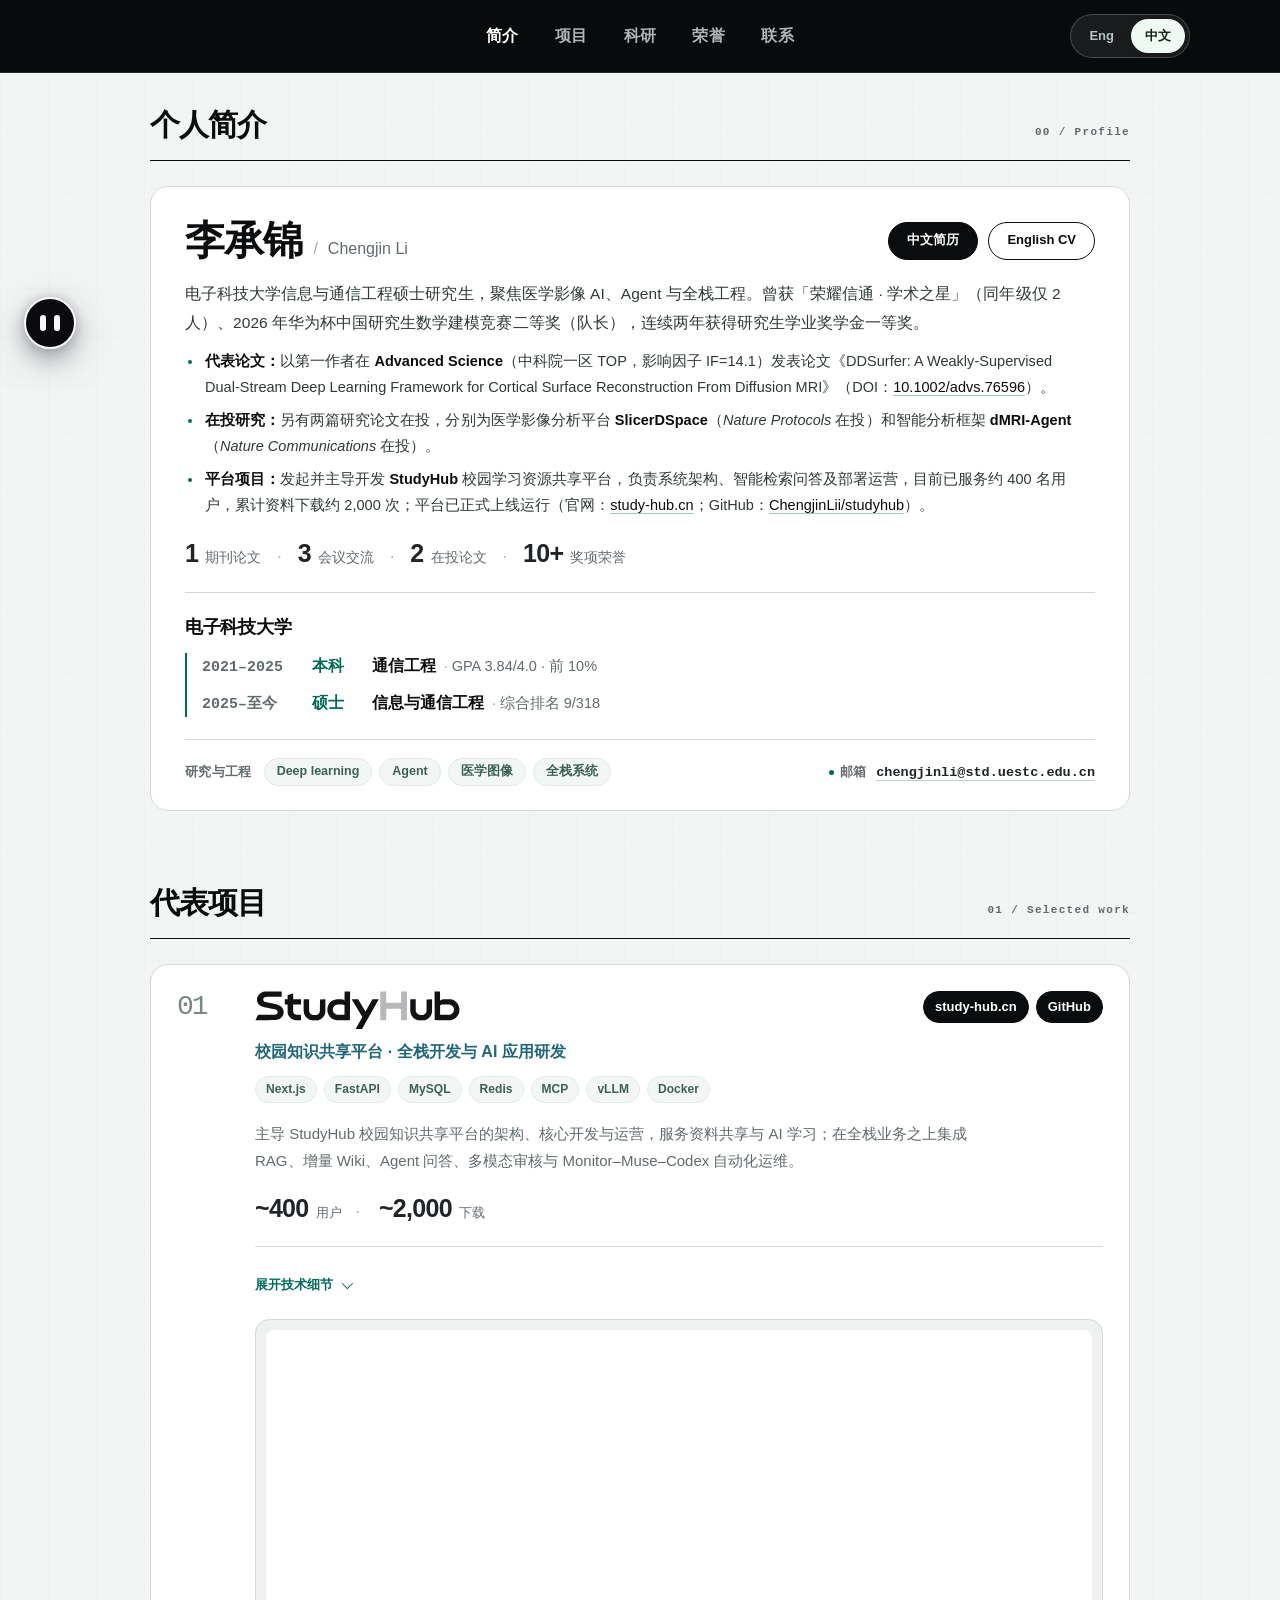
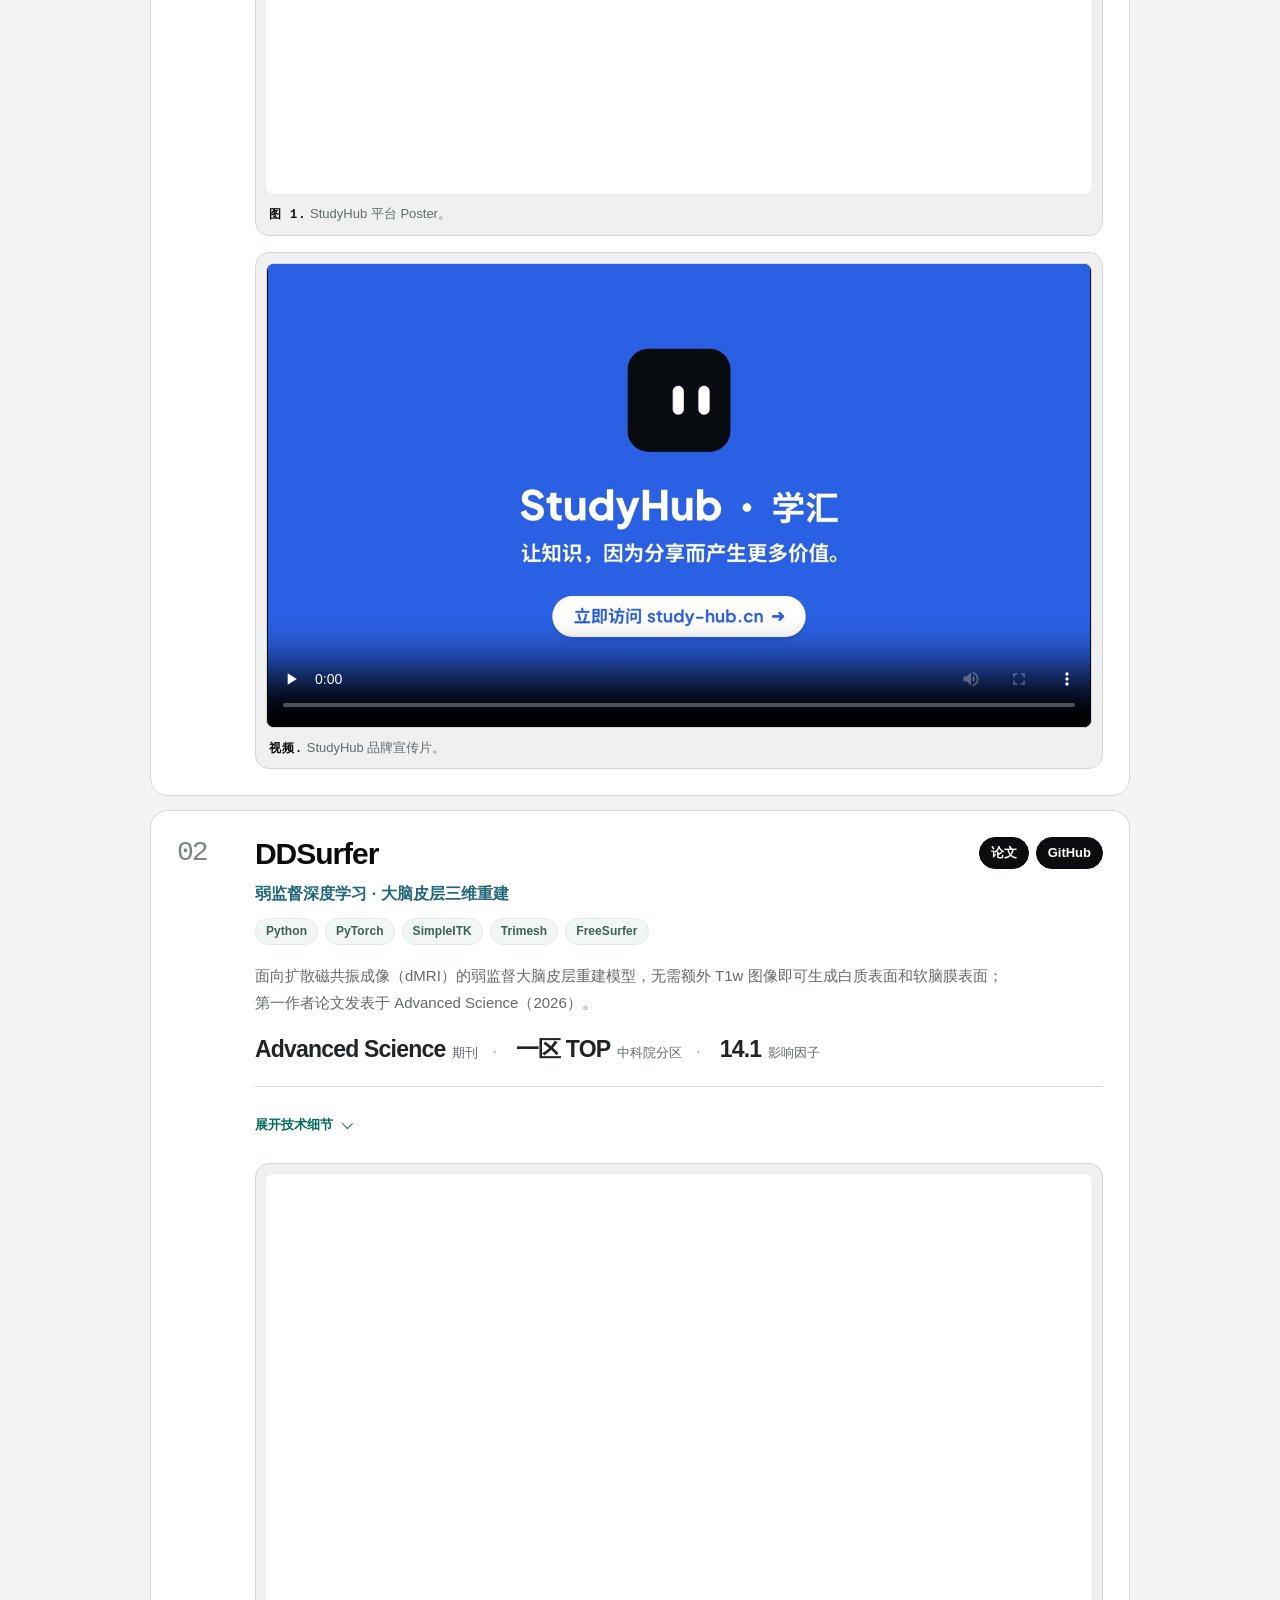
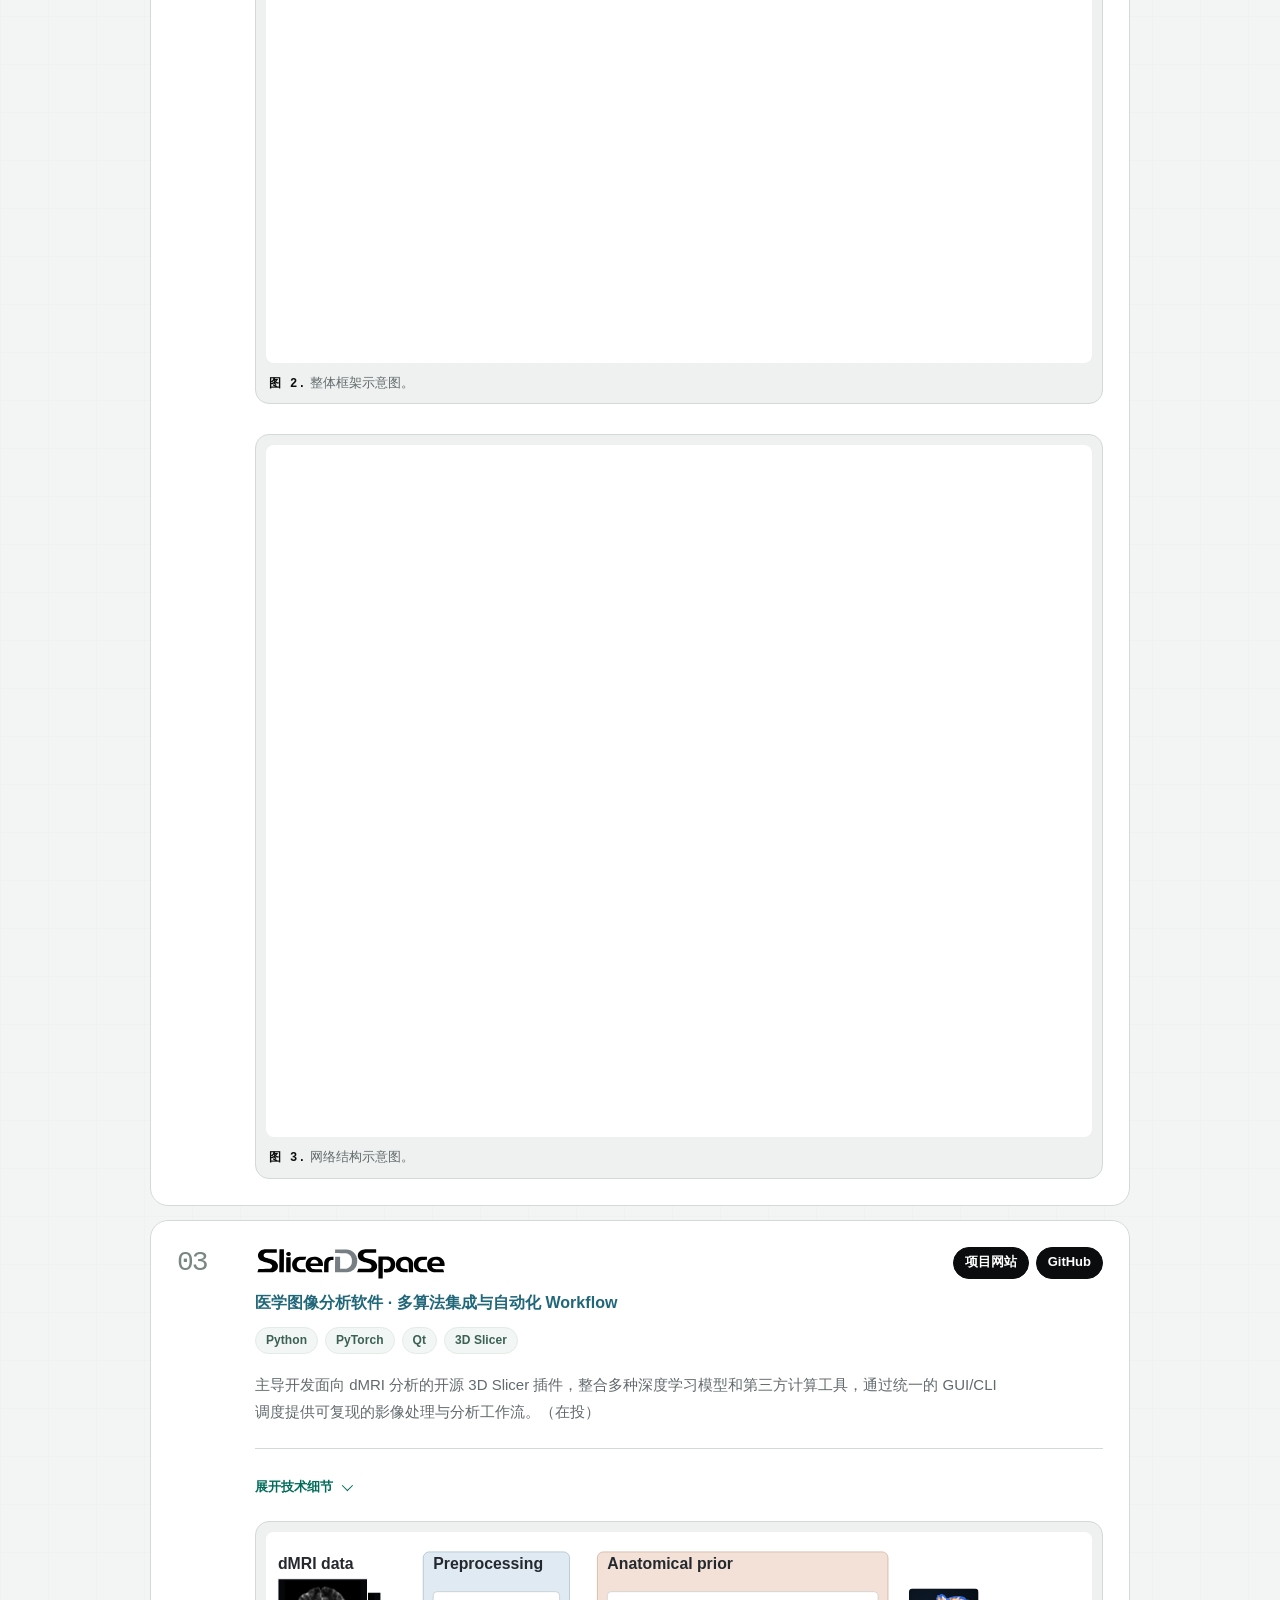
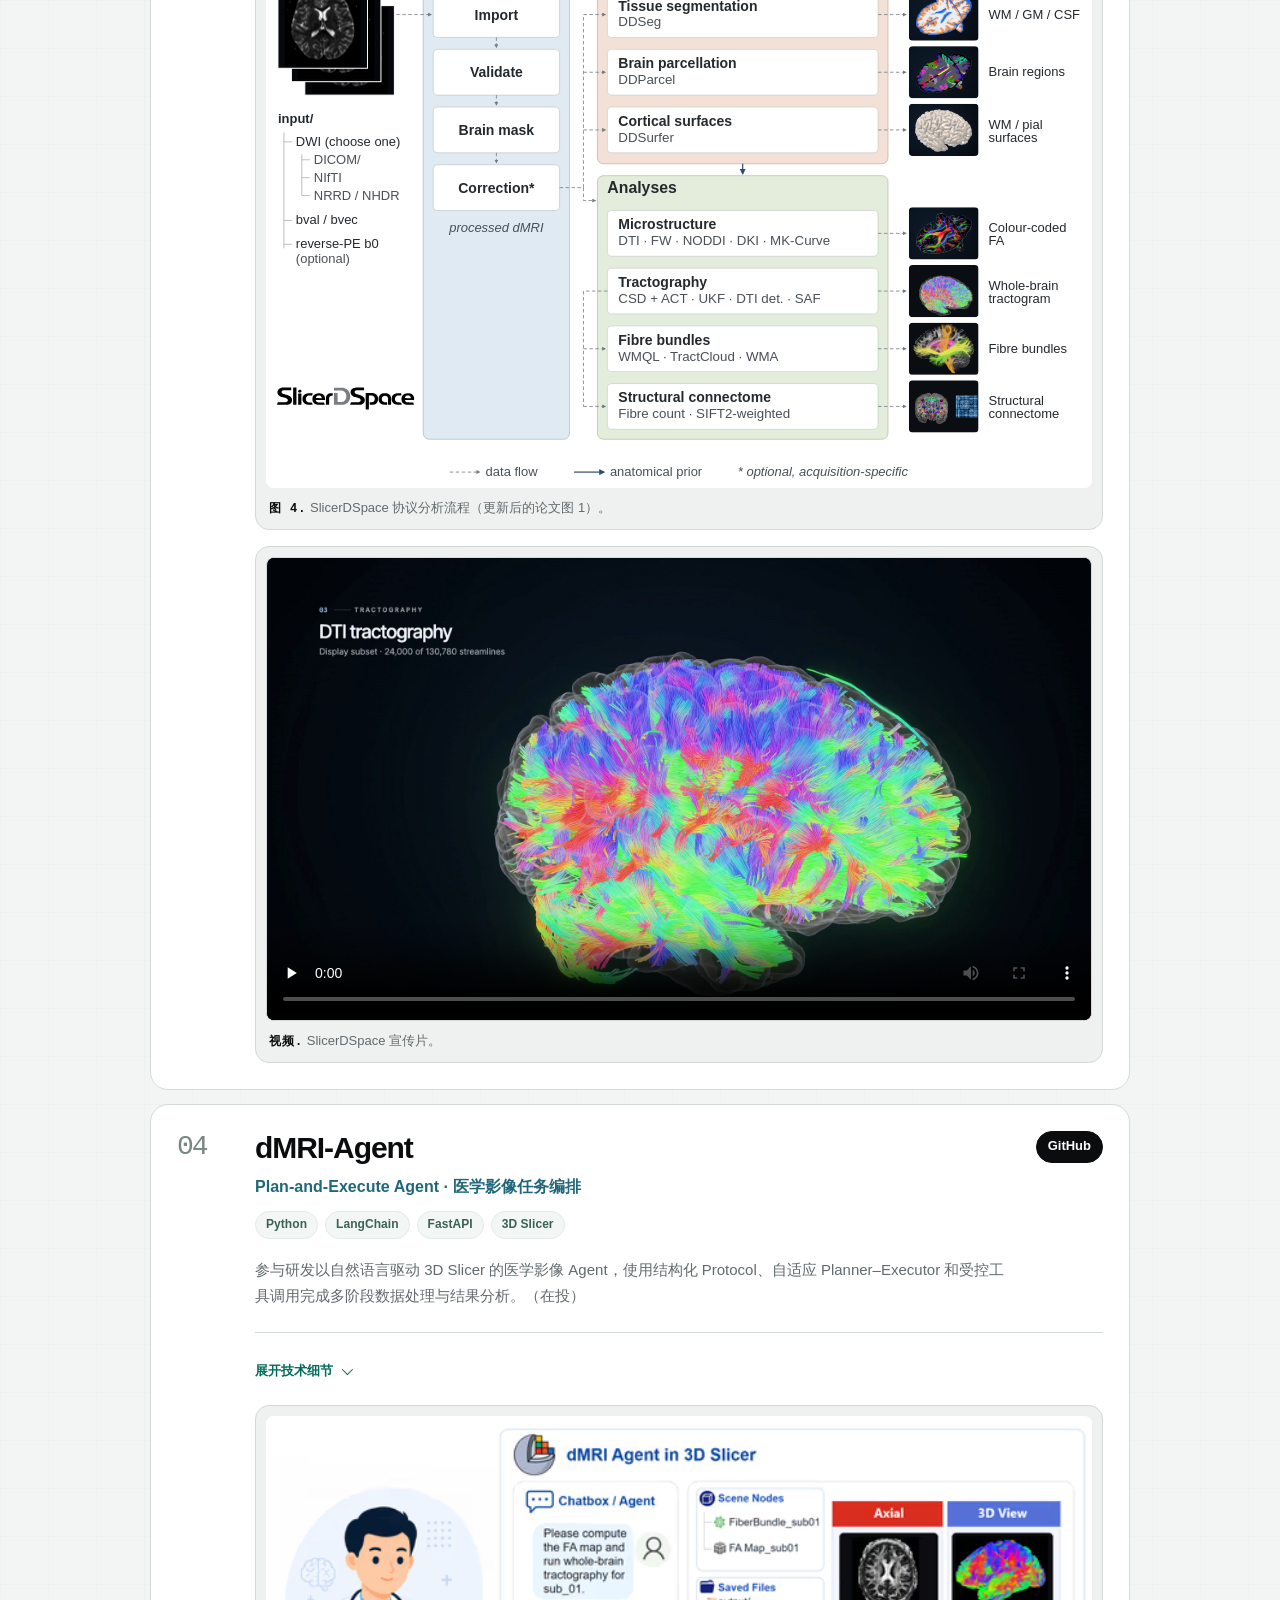
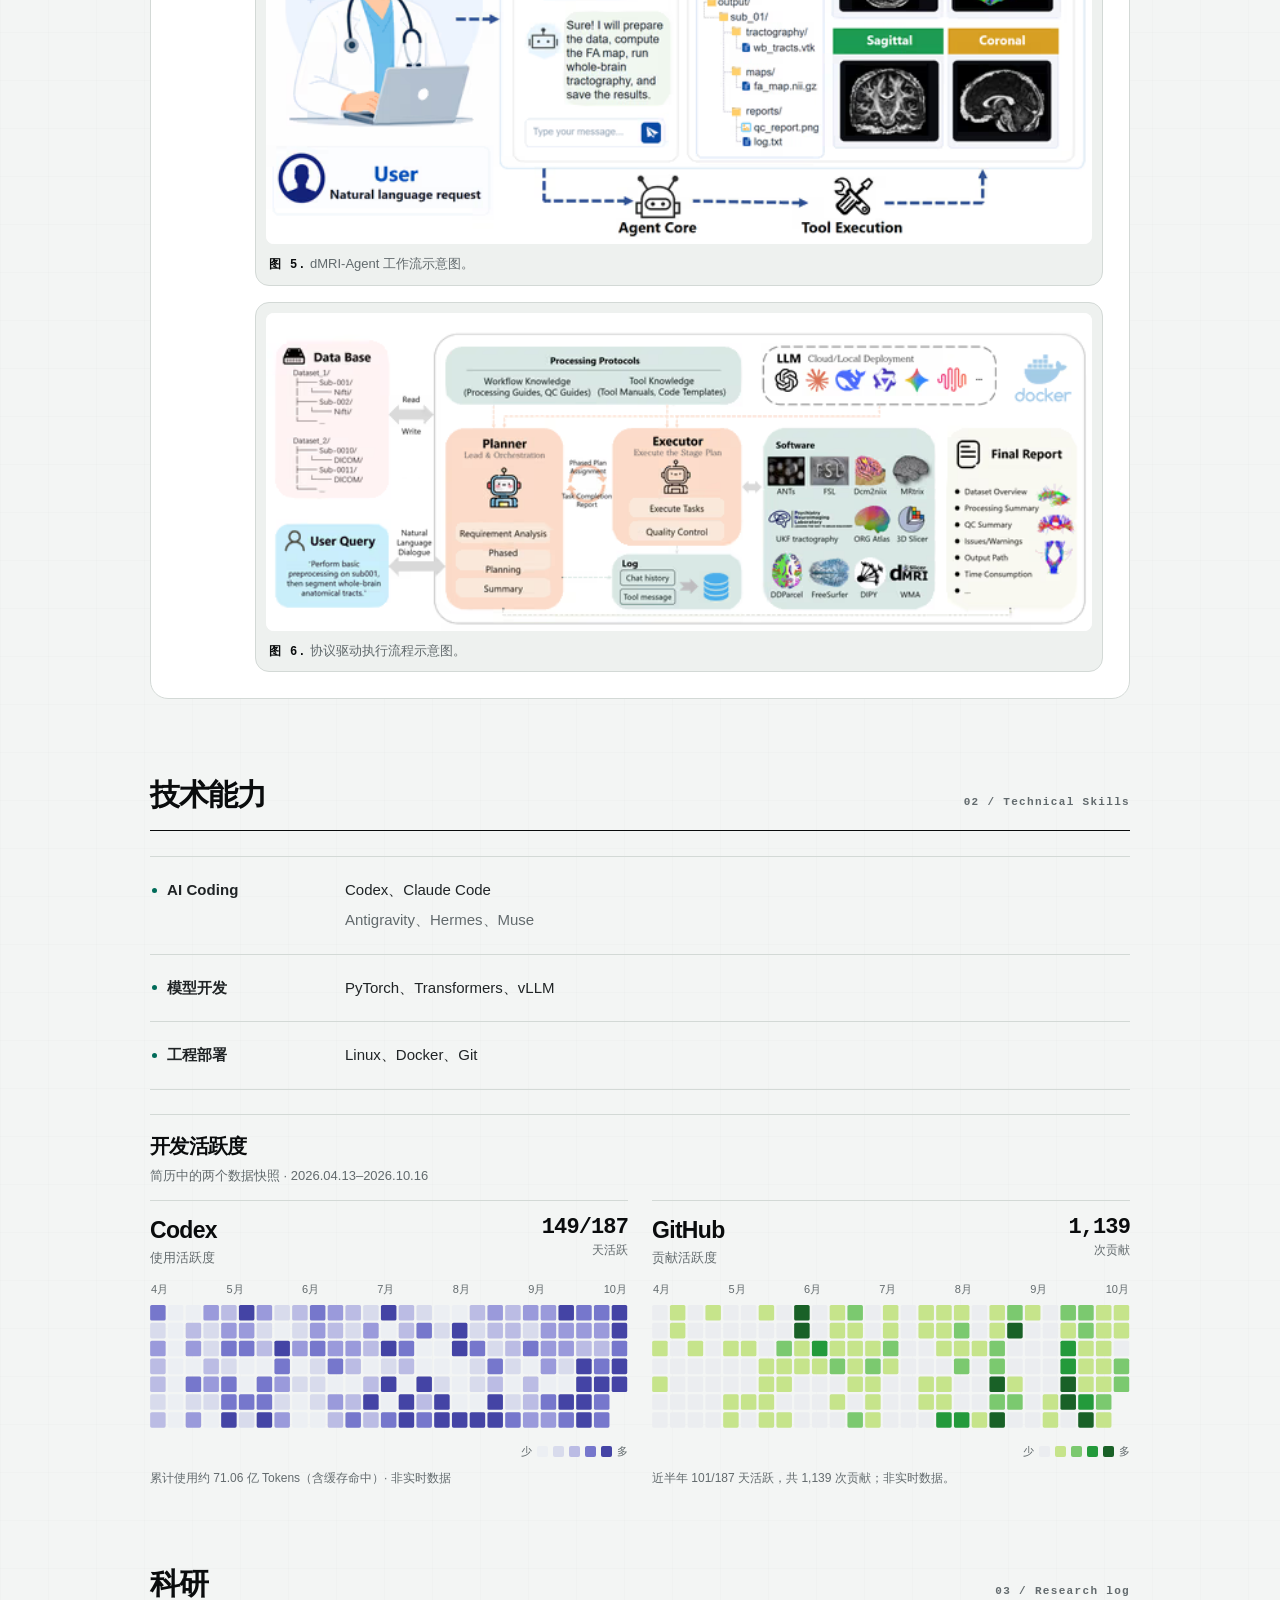
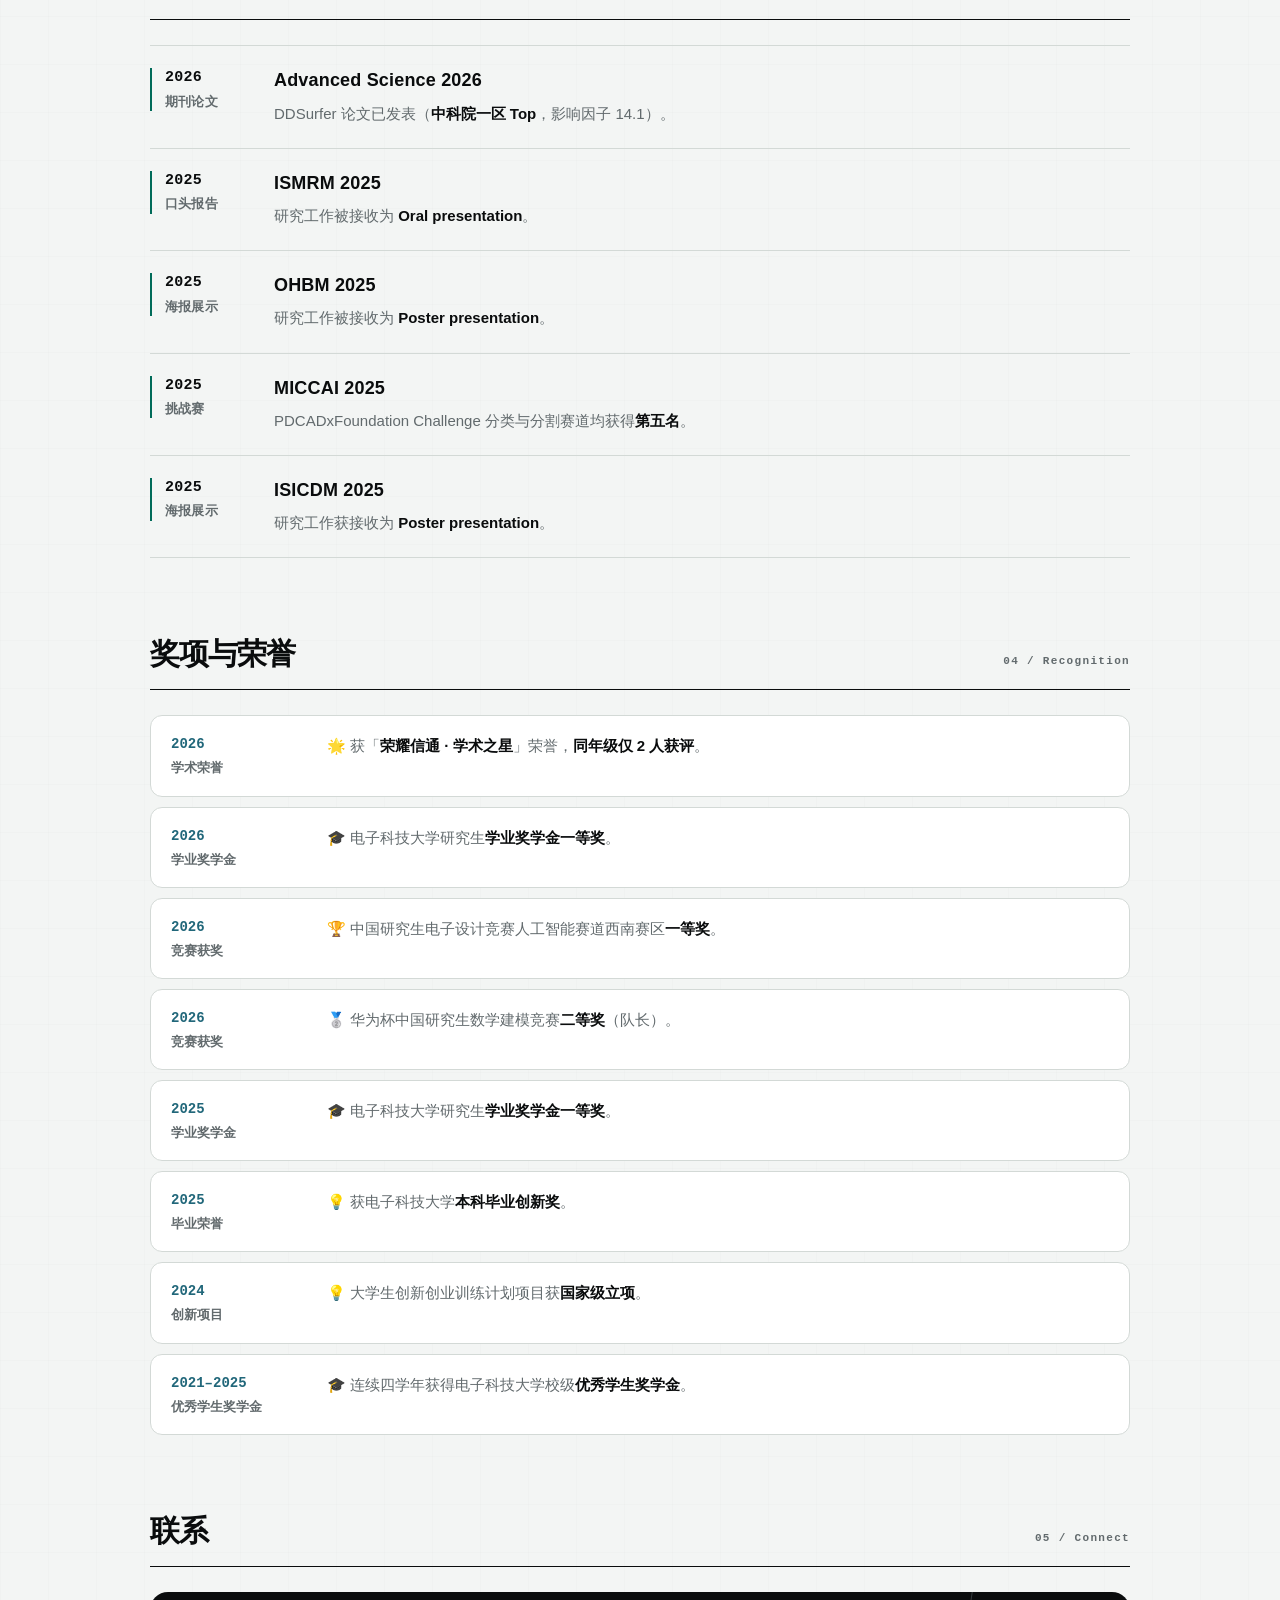
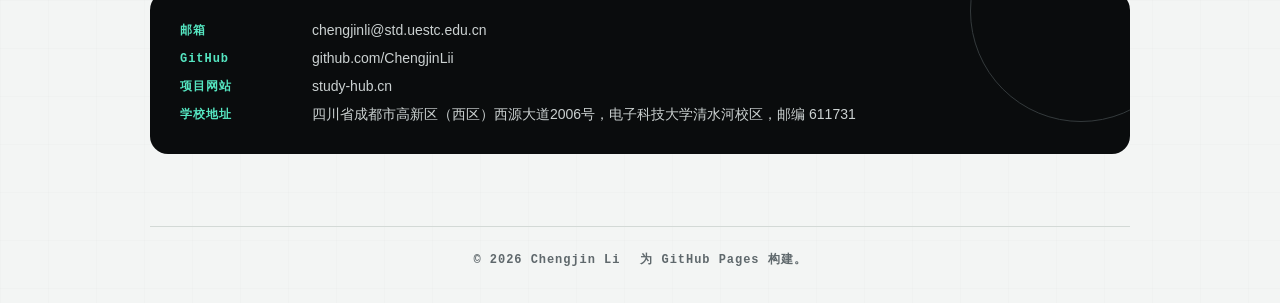
<file: index.html>
<!doctype html>
<html lang="zh-CN">
  <head>
    <meta charset="utf-8" />
    <meta name="viewport" content="width=device-width, initial-scale=1" />
    <meta
      name="description"
      content="Chengjin Li - medical imaging algorithms, agent systems, and full-stack engineering."
    />
    <meta property="og:title" content="Chengjin Li | 李承锦" />
    <meta
      property="og:description"
      content="Research-oriented engineer working across medical imaging, agent systems, and deployable AI platforms."
    />
    <meta property="og:type" content="website" />
    <meta property="og:url" content="https://chengjinlii.github.io/" />
    <meta property="og:image" content="https://chengjinlii.github.io/assets/studyhub-poster.png" />
    <meta name="twitter:card" content="summary_large_image" />
    <script type="application/ld+json">
      {
        "@context": "https://schema.org",
        "@type": "Person",
        "name": "Chengjin Li",
        "alternateName": "李承锦",
        "affiliation": {
          "@type": "CollegeOrUniversity",
          "name": "University of Electronic Science and Technology of China"
        },
        "email": "mailto:chengjinli@std.uestc.edu.cn",
        "url": "https://chengjinlii.github.io/",
        "sameAs": ["https://github.com/ChengjinLii", "https://study-hub.cn"],
        "knowsAbout": ["Medical imaging", "Deep learning", "Agent systems", "Full-stack engineering"]
      }
    </script>
    <title>Chengjin Li | 李承锦</title>
    <link rel="icon" href="./assets/favicon.svg?v=20261121-terracotta-v1" type="image/svg+xml" />
    <link rel="stylesheet" href="./styles.css?v=20261121-profile-bio-v1" />
  </head>
  <body>
    <div class="grain" aria-hidden="true"></div>
    <div class="sr-live" aria-live="polite" aria-atomic="true"></div>

    <header class="topbar">
      <div class="topbar-inner">
        <nav class="nav-links" aria-label="主导航" data-en-title="Main navigation" data-zh-title="主导航">
          <a href="#about" data-en="About" data-zh="简介">简介</a>
          <a href="#projects" data-en="Projects" data-zh="项目">项目</a>
          <a href="#research" data-en="Research" data-zh="科研">科研</a>
          <a href="#honors" data-en="Honors" data-zh="荣誉">荣誉</a>
          <a href="#contact" data-en="Contact" data-zh="联系">联系</a>
        </nav>
        <div class="language-switch" role="group" aria-label="Language">
          <a class="lang-btn" href="?lang=en" data-lang="en" aria-label="Switch to English"><span class="lang-label-full">Eng</span><span class="lang-label-compact" aria-hidden="true">Eng</span></a>
          <a class="lang-btn is-active" href="?lang=zh" data-lang="zh" aria-label="切换到中文"><span class="lang-label-full">中文</span><span class="lang-label-compact" aria-hidden="true">中</span></a>
        </div>
      </div>
    </header>

    <main class="page-shell" id="top" tabindex="-1">
      <section class="profile-sidebar profile-hero reveal" id="about">
        <h2 class="section-title">
          <span id="profile-introduction-heading" data-en="Profile" data-zh="个人简介">个人简介</span>
          <small aria-hidden="true">00 / Profile</small>
        </h2>

        <div class="profile-card">
          <div class="profile-heading">
            <h1>
              <span data-en="Chengjin Li" data-zh="李承锦">李承锦</span>
              <small data-en="李承锦" data-zh="Chengjin Li">Chengjin Li</small>
            </h1>
            <div class="sidebar-actions">
              <a href="./assets/ChengjinLi_CV.pdf?v=20261028-70c709e" data-en="Chinese CV" data-zh="中文简历">中文简历</a>
              <a href="./assets/Chengjin-Li-CV-English.pdf?v=20261029-en-c6c9760" data-en="English CV" data-zh="English CV">English CV</a>
            </div>
          </div>

          <div class="profile-introduction" aria-labelledby="profile-introduction-heading">
            <p
              data-zh="电子科技大学信息与通信工程硕士研究生，聚焦医学影像 AI、Agent 与全栈工程。曾获「荣耀信通 · 学术之星」（同年级仅 2 人）、2026 年华为杯中国研究生数学建模竞赛二等奖（队长），连续两年获得研究生学业奖学金一等奖。"
              data-en="A master's student in Information and Communication Engineering at UESTC, focusing on medical imaging AI, agent systems, and full-stack engineering. Honors include HONOR · Academic Star (one of two recipients in the cohort), Second Prize at the 2026 Huawei Cup Graduate Mathematical Contest in Modeling (team leader), and First-Class Graduate Academic Scholarships in two consecutive years."
            >电子科技大学信息与通信工程硕士研究生，聚焦医学影像 AI、Agent 与全栈工程。曾获「荣耀信通 · 学术之星」（同年级仅 2 人）、2026 年华为杯中国研究生数学建模竞赛二等奖（队长），连续两年获得研究生学业奖学金一等奖。</p>
            <ul class="profile-bio-highlights">
              <li
                data-zh="<strong>代表论文：</strong>以第一作者在 <strong>Advanced Science</strong>（中科院一区 TOP，影响因子 IF=14.1）发表论文《DDSurfer: A Weakly-Supervised Dual-Stream Deep Learning Framework for Cortical Surface Reconstruction From Diffusion MRI》（DOI：<a href='https://doi.org/10.1002/advs.76596' target='_blank' rel='noopener noreferrer'>10.1002/advs.76596</a>）。"
                data-en="<strong>Published Paper:</strong> First-author publication in <strong>Advanced Science</strong> (CAS Zone 1 Top, IF=14.1), <em>DDSurfer: A Weakly-Supervised Dual-Stream Deep Learning Framework for Cortical Surface Reconstruction From Diffusion MRI</em> (DOI: <a href='https://doi.org/10.1002/advs.76596' target='_blank' rel='noopener noreferrer'>10.1002/advs.76596</a>)."
              ><strong>代表论文：</strong>以第一作者在 <strong>Advanced Science</strong>（中科院一区 TOP，影响因子 IF=14.1）发表论文《DDSurfer: A Weakly-Supervised Dual-Stream Deep Learning Framework for Cortical Surface Reconstruction From Diffusion MRI》（DOI：<a href="https://doi.org/10.1002/advs.76596" target="_blank" rel="noopener noreferrer">10.1002/advs.76596</a>）。</li>
              <li
                data-zh="<strong>在投研究：</strong>另有两篇研究论文在投，分别为医学影像分析平台 <strong>SlicerDSpace</strong>（<em>Nature Protocols</em> 在投）和智能分析框架 <strong>dMRI-Agent</strong>（<em>Nature Communications</em> 在投）。"
                data-en="<strong>Under Review:</strong> Two additional manuscripts currently under review—the medical imaging analysis platform <strong>SlicerDSpace</strong> (submitted to <em>Nature Protocols</em>) and the intelligent analysis framework <strong>dMRI-Agent</strong> (submitted to <em>Nature Communications</em>)."
              ><strong>在投研究：</strong>另有两篇研究论文在投，分别为医学影像分析平台 <strong>SlicerDSpace</strong>（<em>Nature Protocols</em> 在投）和智能分析框架 <strong>dMRI-Agent</strong>（<em>Nature Communications</em> 在投）。</li>
              <li
                data-zh="<strong>平台项目：</strong>发起并主导开发 <strong>StudyHub</strong> 校园学习资源共享平台，负责系统架构、智能检索问答及部署运营，目前已服务约 400 名用户，累计资料下载约 2,000 次；平台已正式上线运行（官网：<a href='https://study-hub.cn' target='_blank' rel='noopener noreferrer'>study-hub.cn</a>；GitHub：<a href='https://github.com/ChengjinLii/studyhub' target='_blank' rel='noopener noreferrer'>ChengjinLii/studyhub</a>）。"
                data-en="<strong>Platform Engineering:</strong> Initiated and led the development of the <strong>StudyHub</strong> campus learning resource sharing platform, overseeing system architecture, intelligent retrieval Q&amp;A, and deployment and operations. Now live in production, serving ~400 users with ~2,000 resource downloads (Website: <a href='https://study-hub.cn' target='_blank' rel='noopener noreferrer'>study-hub.cn</a>; GitHub: <a href='https://github.com/ChengjinLii/studyhub' target='_blank' rel='noopener noreferrer'>ChengjinLii/studyhub</a>)."
              ><strong>平台项目：</strong>发起并主导开发 <strong>StudyHub</strong> 校园学习资源共享平台，负责系统架构、智能检索问答及部署运营，目前已服务约 400 名用户，累计资料下载约 2,000 次；平台已正式上线运行（官网：<a href="https://study-hub.cn" target="_blank" rel="noopener noreferrer">study-hub.cn</a>；GitHub：<a href="https://github.com/ChengjinLii/studyhub" target="_blank" rel="noopener noreferrer">ChengjinLii/studyhub</a>）。</li>
            </ul>
          </div>

          <dl class="profile-summary">
            <div>
              <dt data-en="Journal Papers" data-zh="期刊论文">期刊论文</dt>
              <dd>1</dd>
            </div>
            <div>
              <dt data-en="Conference Presentations" data-zh="会议交流">会议交流</dt>
              <dd>3</dd>
            </div>
            <div>
              <dt data-en="Submitted Papers" data-zh="在投论文">在投论文</dt>
              <dd>2</dd>
            </div>
            <div>
              <dt data-en="Awards" data-zh="奖项荣誉">奖项荣誉</dt>
              <dd>10+</dd>
            </div>
          </dl>

          <div class="education-block">
            <strong data-en="University of Electronic Science and Technology of China" data-zh="电子科技大学">电子科技大学</strong>
            <div class="education-track" aria-label="Education">
              <p>
                <span>2021–2025</span>
                <b data-en="Bachelor" data-zh="本科">本科</b>
                <em>
                  <span class="education-major" data-en="Communication Engineering" data-zh="通信工程">通信工程</span>
                  <small class="education-detail" data-en="GPA 3.84/4.0 · Top 10%" data-zh="GPA 3.84/4.0 · 前 10%">GPA 3.84/4.0 · 前 10%</small>
                </em>
              </p>
              <p>
                <span data-en="2025–Present" data-zh="2025–至今">2025–至今</span>
                <b data-en="Master" data-zh="硕士">硕士</b>
                <em>
                  <span class="education-major" data-en="Information and Communication Engineering" data-zh="信息与通信工程">信息与通信工程</span>
                  <small class="education-detail" data-en="Overall rank: 9/318" data-zh="综合排名 9/318">综合排名 9/318</small>
                </em>
              </p>
            </div>
          </div>

          <div class="profile-highlights profile-meta-bar">
            <dl class="profile-facts">
              <div>
                <dt data-en="Focus" data-zh="研究与工程">研究与工程</dt>
                <dd class="keyword-list">
                  <span data-en="Deep learning" data-zh="Deep learning">Deep learning</span>
                  <span data-en="Agent" data-zh="Agent">Agent</span>
                  <span data-en="Medical imaging" data-zh="医学图像">医学图像</span>
                  <span data-en="Full-stack systems" data-zh="全栈系统">全栈系统</span>
                </dd>
              </div>
            </dl>

            <ul class="profile-links" aria-label="Profile links">
              <li>
                <span data-en="Email" data-zh="邮箱">邮箱</span>
                <div class="profile-link-row">
                  <a href="mailto:chengjinli@std.uestc.edu.cn">chengjinli@<wbr />std.uestc.edu.cn</a>
                </div>
              </li>
            </ul>
          </div>
        </div>
      </section>

      <div class="content-column">

        <section class="content-section reveal" id="projects">
          <h2 class="section-title">
            <span data-en="Selected Projects" data-zh="代表项目">代表项目</span>
            <small aria-hidden="true">01 / Selected work</small>
          </h2>

          <article class="entry">
            <div class="entry-year">01</div>
            <div class="entry-main">
              <div class="entry-head">
                <h3 class="studyhub-wordmark-title"><span class="sr-only">StudyHub</span><img class="studyhub-wordmark" src="./assets/studyhub-wordmark-black.svg?v=20261116" width="210" height="40" loading="eager" decoding="async" alt="" aria-hidden="true" /></h3>
                <div class="entry-links">
                  <a href="https://study-hub.cn">study-hub.cn</a>
                  <a href="https://github.com/ChengjinLii/studyhub">GitHub</a>
                </div>
              </div>
              <p class="entry-meta" data-en="Campus knowledge platform · Full-stack and applied AI" data-zh="校园知识共享平台 · 全栈开发与 AI 应用研发">
                校园知识共享平台 · 全栈开发与 AI 应用研发
              </p>
              <div class="tag-row"><span>Next.js</span><span>FastAPI</span><span>MySQL</span><span>Redis</span><span>MCP</span><span>vLLM</span><span>Docker</span></div>
              <p data-en="Led architecture, core development and operation of the StudyHub campus knowledge-sharing platform. Extended its full-stack services with RAG, an incremental Wiki, agent Q&amp;A, multimodal moderation and Monitor–Muse–Codex AI-assisted operations." data-zh="主导 StudyHub 校园知识共享平台的架构、核心开发与运营，服务资料共享与 AI 学习；在全栈业务之上集成 RAG、增量 Wiki、Agent 问答、多模态审核与 Monitor–Muse–Codex 自动化运维。">主导 StudyHub 校园知识共享平台的架构、核心开发与运营，服务资料共享与 AI 学习；在全栈业务之上集成 RAG、增量 Wiki、Agent 问答、多模态审核与 Monitor–Muse–Codex 自动化运维。</p>
              <div class="metric-row">
                <span><strong data-studyhub-metric="users">~400</strong><em data-en="users" data-zh="用户">用户</em></span>
                <span><strong data-studyhub-metric="downloads">~2,000</strong><em data-en="downloads" data-zh="下载">下载</em></span>
              </div>
              <div class="project-details">
                <details class="project-text-collapse">
                  <summary>
                    <span class="project-text-label--closed" data-en="Show technical details" data-zh="展开技术细节">展开技术细节</span>
                    <span class="project-text-label--open" data-en="Hide technical details" data-zh="收起技术细节">收起技术细节</span>
                  </summary>

                <ul class="project-highlights">
                  <li data-en="<strong>Role and engineering.</strong> Initiated StudyHub and led its architecture and core full-stack development, including access control, material management, deployment, open-source collaboration and pull-request review, assisted by Codex and Claude Code." data-zh="<strong>职责与协作：</strong>提出项目构想并主导产品架构与前后端核心功能开发，负责权限与资料管理、部署运维、开源协作与 PR 审核；结合 Codex 和 Claude Code 辅助开发测试。"><strong>职责与协作：</strong>提出项目构想并主导产品架构与前后端核心功能开发，负责权限与资料管理、部署运维、开源协作与 PR 审核；结合 Codex 和 Claude Code 辅助开发测试。</li>
                  <li data-en="<strong>AI-assisted operations.</strong> Designed a Monitor–Muse–Codex workflow: Monitor checks service and API health, traffic anomalies and host resource pressure, sending email alerts with diagnostic context; Muse interprets alerts and logs, then coordinates Codex for targeted fixes, tests and recovery verification." data-zh="<strong>AI 自动化运维：</strong>设计 Monitor–Muse–Codex 协同机制：Monitor 监测服务与关键接口、流量和服务器资源异常，通过邮件预警提供运行信息；Muse 结合告警与日志分析原因，按问题类型协调 Codex 进行代码修复、测试与恢复验证。"><strong>AI 自动化运维：</strong>设计 Monitor–Muse–Codex 协同机制：Monitor 监测服务与关键接口、流量和服务器资源异常，通过邮件预警提供运行信息；Muse 结合告警与日志分析原因，按问题类型协调 Codex 进行代码修复、测试与恢复验证。</li>
                  <li data-en="<strong>RAG retrieval.</strong> Combined structure-aware chunking, parent-child indexing, BM25, BGE-M3 embeddings, RRF fusion and Qwen3-Reranker-0.6B reranking. On SciFact, Hit@5 improved from <strong>87.5% to 96.9%</strong> and MRR@5 from <strong>0.828 to 0.932</strong>." data-zh="<strong>RAG 检索管线：</strong>采用结构感知切分与 Parent-Child 分层索引，结合 BM25、BGE-M3 向量召回、RRF 融合及 Qwen3-Reranker-0.6B 重排；SciFact 评测中，Hit@5 从 <strong>87.5% 提升至 96.9%</strong>，MRR@5 从 <strong>0.828 提升至 0.932</strong>。"><strong>RAG 检索管线：</strong>采用结构感知切分与 Parent-Child 分层索引，结合 BM25、BGE-M3 向量召回、RRF 融合及 Qwen3-Reranker-0.6B 重排；SciFact 评测中，Hit@5 从 <strong>87.5% 提升至 96.9%</strong>，MRR@5 从 <strong>0.828 提升至 0.932</strong>。</li>
                  <li data-en="<strong>Incremental Wiki.</strong> Used Map–Reduce to consolidate entities and concepts across documents with chunk-level extraction caching, source provenance and retraction of unsupported claims." data-zh="<strong>Wiki 知识聚合与更新：</strong>以 Map–Reduce 实现跨文档实体及概念聚合，设计 Chunk 级抽取结果缓存、来源追溯和失效知识撤回机制，支持增量构建与更新。"><strong>Wiki 知识聚合与更新：</strong>以 Map–Reduce 实现跨文档实体及概念聚合，设计 Chunk 级抽取结果缓存、来源追溯和失效知识撤回机制，支持增量构建与更新。</li>
                  <li data-en="<strong>Agent Harness.</strong> Built a Qwen3.5-9B tool-use framework with task-aware ReAct / Plan-and-Execute selection, tool and citation validation, recovery, context compaction and execution budgets. Required-source citation coverage pass rate improved from <strong>12.5% to 91.7%</strong>, with <strong>zero</strong> context-budget terminations." data-zh="<strong>Agent Harness：</strong>基于 Qwen3.5-9B 构建多步工具调用框架，支持面向任务复杂度的 ReAct / Plan-and-Execute 策略选择、参数与引用校验、异常纠错、上下文压缩和执行预算管理；规定来源引用覆盖通过率由 <strong>12.5% 提升至 91.7%</strong>，上下文预算异常终止降至 <strong>0 次</strong>。"><strong>Agent Harness：</strong>基于 Qwen3.5-9B 构建多步工具调用框架，支持面向任务复杂度的 ReAct / Plan-and-Execute 策略选择、参数与引用校验、异常纠错、上下文压缩和执行预算管理；规定来源引用覆盖通过率由 <strong>12.5% 提升至 91.7%</strong>，上下文预算异常终止降至 <strong>0 次</strong>。</li>
                  <li data-en="<strong>Model post-training.</strong> Evaluated LoRA-based SFT and GRPO for tool calling. Tool-call success increased from <strong>87.5% to 93.8%</strong> in controlled evaluation." data-zh="<strong>模型后训练：</strong>面向 Tool Calling，基于 LoRA 开展 SFT 与 GRPO 后训练和对照评测；工具调用成功率由 <strong>87.5% 提升至 93.8%</strong>。"><strong>模型后训练：</strong>面向 Tool Calling，基于 LoRA 开展 SFT 与 GRPO 后训练和对照评测；工具调用成功率由 <strong>87.5% 提升至 93.8%</strong>。</li>
                  <li data-en="<strong>Multimodal moderation.</strong> Integrated Qwen3Guard-Gen-0.6B, ShieldGemma 2-4B and OCR for text and image screening, routing content to automatic decisions or human review based on class probabilities and a 0.85 confidence threshold. Offline XSTest automatic coverage was <strong>73.4%</strong>." data-zh="<strong>多模态内容审核：</strong>基于 Qwen3Guard-Gen-0.6B、ShieldGemma 2-4B 和 OCR 构建文本与图像审核流程，通过候选类别概率和 0.85 置信度阈值分流至自动处理或人工复核；XSTest 文本离线评测自动处理覆盖率为 <strong>73.4%</strong>。"><strong>多模态内容审核：</strong>基于 Qwen3Guard-Gen-0.6B、ShieldGemma 2-4B 和 OCR 构建文本与图像审核流程，通过候选类别概率和 0.85 置信度阈值分流至自动处理或人工复核；XSTest 文本离线评测自动处理覆盖率为 <strong>73.4%</strong>。</li>
                </ul>
                </details>
                <figure>
                  <picture>
                    <source
                      type="image/avif"
                      srcset="./assets/studyhub-poster-640.avif 640w, ./assets/studyhub-poster-960.avif 960w, ./assets/studyhub-poster-1280.avif 1280w, ./assets/studyhub-poster-1600.avif 1600w, ./assets/studyhub-poster-2400.avif 2400w"
                      sizes="(max-width: 680px) calc(100vw - 72px), (max-width: 900px) calc(100vw - 190px), (max-width: 1080px) calc(100vw - 498px), (max-width: 1288px) calc(100vw - 566px), 722px"
                    />
                    <source
                      type="image/webp"
                      srcset="./assets/studyhub-poster-640.webp 640w, ./assets/studyhub-poster-960.webp 960w, ./assets/studyhub-poster-1280.webp 1280w, ./assets/studyhub-poster-1600.webp 1600w, ./assets/studyhub-poster-2400.webp 2400w"
                      sizes="(max-width: 680px) calc(100vw - 72px), (max-width: 900px) calc(100vw - 190px), (max-width: 1080px) calc(100vw - 498px), (max-width: 1288px) calc(100vw - 566px), 722px"
                    />
                    <img src="./assets/studyhub-poster.png" data-full="./assets/studyhub-poster.png" alt="StudyHub poster" loading="eager" fetchpriority="high" decoding="async" width="3840" height="2160" />
                  </picture>
                  <figcaption data-en="<strong>Figure 1.</strong> StudyHub platform poster." data-zh="<strong>图 1.</strong> StudyHub 平台 Poster。"><strong>图 1.</strong> StudyHub 平台 Poster。</figcaption>
                </figure>
                <figure class="project-video">
                  <video controls playsinline preload="none" poster="./assets/studyhub-brand-film-cover.jpg" width="1920" height="1080" data-en-title="StudyHub brand film" data-zh-title="StudyHub 品牌宣传片" aria-label="StudyHub 品牌宣传片">
                    <source src="./assets/studyhub-brand-film.mp4" type="video/mp4" />
                    <a href="./assets/studyhub-brand-film.mp4" data-en="Download the StudyHub brand film" data-zh="下载 StudyHub 品牌宣传片">下载 StudyHub 品牌宣传片</a>
                  </video>
                  <figcaption data-en="<strong>Video.</strong> StudyHub brand film." data-zh="<strong>视频.</strong> StudyHub 品牌宣传片。"><strong>视频.</strong> StudyHub 品牌宣传片。</figcaption>
                </figure>
              </div>
            </div>
          </article>

          <article class="entry">
            <div class="entry-year">02</div>
            <div class="entry-main">
              <div class="entry-head">
                <h3>DDSurfer</h3>
                <div class="entry-links">
                  <a href="https://advanced.onlinelibrary.wiley.com/doi/10.1002/advs.76596" target="_blank" rel="noopener noreferrer" data-en="Paper" data-zh="论文">论文</a>
                  <a href="https://github.com/NeuroDMRI/DDSurfer">GitHub</a>
                </div>
              </div>
              <p class="entry-meta" data-en="Weakly supervised deep learning · 3D cortical reconstruction" data-zh="弱监督深度学习 · 大脑皮层三维重建">
                弱监督深度学习 · 大脑皮层三维重建
              </p>
              <div class="tag-row"><span>Python</span><span>PyTorch</span><span>SimpleITK</span><span>Trimesh</span><span>FreeSurfer</span></div>
                            <p data-en="A weakly supervised model for reconstructing white-matter and pial cortical surfaces directly from diffusion MRI without requiring T1-weighted images; first-author paper published in Advanced Science (2026)." data-zh="面向扩散磁共振成像（dMRI）的弱监督大脑皮层重建模型，无需额外 T1w 图像即可生成白质表面和软脑膜表面；第一作者论文发表于 Advanced Science（2026）。">面向扩散磁共振成像（dMRI）的弱监督大脑皮层重建模型，无需额外 T1w 图像即可生成白质表面和软脑膜表面；第一作者论文发表于 Advanced Science（2026）。</p>
              <div class="metric-row publication-metrics">
                <span><strong>Advanced Science</strong><em data-en="Journal" data-zh="期刊">期刊</em></span>
                <span><strong data-en="CAS Q1 TOP" data-zh="一区 TOP">一区 TOP</strong><em data-en="CAS ranking" data-zh="中科院分区">中科院分区</em></span>
                <span><strong>14.1</strong><em data-en="IF" data-zh="影响因子">影响因子</em></span>
              </div>
              <div class="project-details">
                <details class="project-text-collapse">
                  <summary>
                    <span class="project-text-label--closed" data-en="Show technical details" data-zh="展开技术细节">展开技术细节</span>
                    <span class="project-text-label--open" data-en="Hide technical details" data-zh="收起技术细节">收起技术细节</span>
                  </summary>
                <ul class="project-highlights">
                  <li data-en="<strong>Role.</strong> Led network, loss-function and training-strategy design, preprocessing, ablations, external-dataset evaluations and core research implementation." data-zh="<strong>职责与协作：</strong>主导网络设计、损失函数、训练策略、数据预处理、消融实验和外部数据集泛化评估，并推进核心算法实现与论文实验。"><strong>职责与协作：</strong>主导网络设计、损失函数、训练策略、数据预处理、消融实验和外部数据集泛化评估，并推进核心算法实现与论文实验。</li>
                  <li data-en="<strong>Weak supervision.</strong> Trained on conventionally generated pseudo-labels using Unidirectional Boundary Loss and geometric regularization to reduce label noise and boundary errors." data-zh="<strong>弱监督训练：</strong>使用传统方法生成训练伪标签，设计 Unidirectional Boundary Loss 与几何正则约束，缓解噪声标签和复杂皮层边界偏差。"><strong>弱监督训练：</strong>使用传统方法生成训练伪标签，设计 Unidirectional Boundary Loss 与几何正则约束，缓解噪声标签和复杂皮层边界偏差。</li>
                  <li data-en="<strong>Architecture.</strong> Designed a Dual-Stream network for anisotropy and diffusivity features with Cross-SE fusion, multiscale features and large-kernel attention. Predicted a time-varying velocity field (TVF) for diffeomorphic template-mesh deformation." data-zh="<strong>模型架构：</strong>设计 Dual-Stream 双分支网络，分别提取各向异性与扩散率特征，经 Cross-SE 跨分支注意力融合；结合多尺度特征、大核注意力和时变速度场（TVF），以微分同胚形变驱动皮层模板网格连续重建。"><strong>模型架构：</strong>设计 Dual-Stream 双分支网络，分别提取各向异性与扩散率特征，经 Cross-SE 跨分支注意力融合；结合多尺度特征、大核注意力和时变速度场（TVF），以微分同胚形变驱动皮层模板网格连续重建。</li>
                  <li data-en="<strong>Ablations.</strong> Evaluated single-stream, no Cross-SE, no large-kernel attention and single-channel variants; full-model rCoV decreased by <strong>12.4% / 28.3%</strong> versus the single-stream baseline." data-zh="<strong>消融实验：</strong>对单分支、移除 Cross-SE、大核注意力及单通道输入进行对照；完整模型相对单分支基线的两类表面 rCoV 分别降低 <strong>12.4% / 28.3%</strong>。"><strong>消融实验：</strong>对单分支、移除 Cross-SE、大核注意力及单通道输入进行对照；完整模型相对单分支基线的两类表面 rCoV 分别降低 <strong>12.4% / 28.3%</strong>。</li>
                  <li data-en="<strong>Postprocessing.</strong> Built a FreeSurfer-compatible workflow for mesh checks, thickness/curvature/area measurements, parcellation and standard-surface mapping; multimetric mapping time fell from <strong>13.68 s to 3.23 s</strong>." data-zh="<strong>后处理：</strong>构建 FreeSurfer 兼容的表面处理流程，包括网格校验、厚度/曲率/面积计算、脑区分区及标准空间映射；多指标映射步骤由 <strong>13.68 秒缩短至 3.23 秒</strong>。"><strong>后处理：</strong>构建 FreeSurfer 兼容的表面处理流程，包括网格校验、厚度/曲率/面积计算、脑区分区及标准空间映射；多指标映射步骤由 <strong>13.68 秒缩短至 3.23 秒</strong>。</li>
                  <li data-en="<strong>Evaluation.</strong> Volumetric similarity increased from <strong>0.944 / 0.923</strong> to <strong>0.985 / 0.980</strong>, while regional variability decreased by <strong>25.5% / 31.7%</strong>. Across <strong>four external datasets (203 subjects)</strong>, regional consistency measured by rCoV/RSD was significantly better than two comparison methods (<strong>p &lt; 0.05</strong>)." data-zh="<strong>性能验证：</strong>两类皮层表面的体积相似性由 <strong>0.944 / 0.923</strong> 提升至 <strong>0.985 / 0.980</strong>，区域测量离散度降低 <strong>25.5% / 31.7%</strong>；在 <strong>4 个外部数据集（203 名受试者）</strong>上，区域一致性指标 rCoV/RSD 显著优于两种对照方法（<strong>p &lt; 0.05</strong>）。"><strong>性能验证：</strong>两类皮层表面的体积相似性由 <strong>0.944 / 0.923</strong> 提升至 <strong>0.985 / 0.980</strong>，区域测量离散度降低 <strong>25.5% / 31.7%</strong>；在 <strong>4 个外部数据集（203 名受试者）</strong>上，区域一致性指标 rCoV/RSD 显著优于两种对照方法（<strong>p &lt; 0.05</strong>）。</li>
                </ul>
                </details>
                <div class="figure-stack">
                  <figure>
                    <picture>
                      <source
                        type="image/avif"
                        srcset="./assets/ddsurfer_framework_overview-640.avif 640w, ./assets/ddsurfer_framework_overview-960.avif 960w, ./assets/ddsurfer_framework_overview-1280.avif 1280w, ./assets/ddsurfer_framework_overview-1600.avif 1600w, ./assets/ddsurfer_framework_overview-1681.avif 1681w"
                        sizes="(max-width: 680px) calc(100vw - 72px), (max-width: 900px) calc(100vw - 190px), (max-width: 1080px) calc(100vw - 498px), (max-width: 1288px) calc(100vw - 566px), 722px"
                      />
                      <source
                        type="image/webp"
                        srcset="./assets/ddsurfer_framework_overview-640.webp 640w, ./assets/ddsurfer_framework_overview-960.webp 960w, ./assets/ddsurfer_framework_overview-1280.webp 1280w, ./assets/ddsurfer_framework_overview-1600.webp 1600w, ./assets/ddsurfer_framework_overview-1681.webp 1681w"
                        sizes="(max-width: 680px) calc(100vw - 72px), (max-width: 900px) calc(100vw - 190px), (max-width: 1080px) calc(100vw - 498px), (max-width: 1288px) calc(100vw - 566px), 722px"
                      />
                      <img src="./assets/ddsurfer_framework_overview.png" data-full="./assets/ddsurfer_framework_overview.png" alt="DDSurfer framework overview" loading="lazy" decoding="async" width="1681" height="1605" />
                    </picture>
                    <figcaption data-en="<strong>Figure 2.</strong> Framework overview." data-zh="<strong>图 2.</strong> 整体框架示意图。"><strong>图 2.</strong> 整体框架示意图。</figcaption>
                  </figure>
                  <figure>
                    <picture>
                      <source
                        type="image/avif"
                        srcset="./assets/ddsurfer_network_architecture-640.avif 640w, ./assets/ddsurfer_network_architecture-960.avif 960w, ./assets/ddsurfer_network_architecture-1280.avif 1280w, ./assets/ddsurfer_network_architecture-1600.avif 1600w, ./assets/ddsurfer_network_architecture-2044.avif 2044w"
                        sizes="(max-width: 680px) calc(100vw - 72px), (max-width: 900px) calc(100vw - 190px), (max-width: 1080px) calc(100vw - 498px), (max-width: 1288px) calc(100vw - 566px), 722px"
                      />
                      <source
                        type="image/webp"
                        srcset="./assets/ddsurfer_network_architecture-640.webp 640w, ./assets/ddsurfer_network_architecture-960.webp 960w, ./assets/ddsurfer_network_architecture-1280.webp 1280w, ./assets/ddsurfer_network_architecture-1600.webp 1600w, ./assets/ddsurfer_network_architecture-2044.webp 2044w"
                        sizes="(max-width: 680px) calc(100vw - 72px), (max-width: 900px) calc(100vw - 190px), (max-width: 1080px) calc(100vw - 498px), (max-width: 1288px) calc(100vw - 566px), 722px"
                      />
                      <img src="./assets/ddsurfer_network_architecture.png" data-full="./assets/ddsurfer_network_architecture.png" alt="DDSurfer network architecture" loading="lazy" decoding="async" width="2044" height="1711" />
                    </picture>
                    <figcaption data-en="<strong>Figure 3.</strong> Network architecture." data-zh="<strong>图 3.</strong> 网络结构示意图。"><strong>图 3.</strong> 网络结构示意图。</figcaption>
                  </figure>
                </div>
              </div>
            </div>
          </article>

          <article class="entry" id="project-slicerdspace">
            <div class="entry-year">03</div>
            <div class="entry-main">
              <div class="entry-head">
                <h3 class="project-wordmark-title"><span class="sr-only">SlicerDSpace</span><img class="project-wordmark" src="./assets/slicerdspace-wordmark.svg" alt="" aria-hidden="true" width="1324" height="239" decoding="async" /></h3>
                <div class="entry-links">
                  <a href="https://neurodmri.github.io/SlicerDSpace/" data-en="Website" data-zh="项目网站">项目网站</a>
                  <a href="https://github.com/NeuroDMRI/SlicerDSpace">GitHub</a>
                </div>
              </div>
              <p class="entry-meta" data-en="Medical imaging software · Multi-algorithm integration and automated workflows" data-zh="医学图像分析软件 · 多算法集成与自动化 Workflow">
                医学图像分析软件 · 多算法集成与自动化 Workflow
              </p>
              <div class="tag-row"><span>Python</span><span>PyTorch</span><span>Qt</span><span>3D Slicer</span></div>
                            <p data-en="Led development of an open-source 3D Slicer extension for dMRI analysis, integrating deep-learning models and third-party tools into reproducible GUI/CLI workflows. (Manuscript submitted.)" data-zh="主导开发面向 dMRI 分析的开源 3D Slicer 插件，整合多种深度学习模型和第三方计算工具，通过统一的 GUI/CLI 调度提供可复现的影像处理与分析工作流。（在投）">主导开发面向 dMRI 分析的开源 3D Slicer 插件，整合多种深度学习模型和第三方计算工具，通过统一的 GUI/CLI 调度提供可复现的影像处理与分析工作流。（在投）</p>
              <div class="project-details">
                <details class="project-text-collapse">
                  <summary>
                    <span class="project-text-label--closed" data-en="Show technical details" data-zh="展开技术细节">展开技术细节</span>
                    <span class="project-text-label--open" data-en="Hide technical details" data-zh="收起技术细节">收起技术细节</span>
                  </summary>
                <ul class="project-highlights">
                  <li data-en="<strong>Role.</strong> Led extension architecture, Qt GUI and core functionality, algorithm integration, workflow orchestration, testing and deployment." data-zh="<strong>职责与协作：</strong>主导插件架构、Qt 图形界面和核心功能开发，负责算法集成、工作流调度、工程测试及部署。"><strong>职责与协作：</strong>主导插件架构、Qt 图形界面和核心功能开发，负责算法集成、工作流调度、工程测试及部署。</li>
                  <li data-en="<strong>Modular integration.</strong> Wrapped PyTorch models and third-party tools as reusable modules with unified I/O, configuration and result management, dependency checks, resource validation and on-demand execution." data-zh="<strong>多模型集成与模块化设计：</strong>将 PyTorch 模型和第三方计算工具封装为独立可复用模块，统一输入输出、参数配置和结果管理，并设计依赖检查、模型资源校验及按需执行机制。"><strong>多模型集成与模块化设计：</strong>将 PyTorch 模型和第三方计算工具封装为独立可复用模块，统一输入输出、参数配置和结果管理，并设计依赖检查、模型资源校验及按需执行机制。</li>
                  <li data-en="<strong>Workflow orchestration.</strong> Built configuration-driven, dependency-aware pipelines with a shared GUI/CLI execution layer, task state tracking, cache reuse, resumption and traceable logs." data-zh="<strong>自动化工作流编排：</strong>构建配置驱动、依赖感知的多阶段流程，GUI 与 CLI 共享底层调度；支持任务状态管理、缓存复用、断点续跑和日志追溯。"><strong>自动化工作流编排：</strong>构建配置驱动、依赖感知的多阶段流程，GUI 与 CLI 共享底层调度；支持任务状态管理、缓存复用、断点续跑和日志追溯。</li>
                  <li data-en="<strong>Performance.</strong> Optimized streamline processing and region statistics using NumPy/VTK vectorization, chunked computation and label grouping. Filtering and geometry copying for <strong>50k streamlines</strong> fell from <strong>6.32 s to 0.11 s</strong>; region-statistics export from <strong>5.55 s to 0.55 s</strong>, with output-equivalence checks." data-zh="<strong>性能优化：</strong>针对大规模轨迹处理与区域统计，采用 NumPy/VTK 向量化、分块批量计算和按标签分组；<strong>5 万条轨迹筛选与几何拷贝</strong>由 <strong>6.32 秒降至 0.11 秒</strong>，<strong>区域统计导出</strong>由 <strong>5.55 秒降至 0.55 秒</strong>，并进行输出一致性校验。"><strong>性能优化：</strong>针对大规模轨迹处理与区域统计，采用 NumPy/VTK 向量化、分块批量计算和按标签分组；<strong>5 万条轨迹筛选与几何拷贝</strong>由 <strong>6.32 秒降至 0.11 秒</strong>，<strong>区域统计导出</strong>由 <strong>5.55 秒降至 0.55 秒</strong>，并进行输出一致性校验。</li>
                </ul>
                </details>
                <figure>
                  <img
                    src="./assets/slicerdspace-paper-figure1-20261116.svg"
                    data-full="./assets/slicerdspace-paper-figure1-20261116.svg"
                    alt="SlicerDSpace paper Figure 1: diffusion-native workflow with preprocessing, DDSeg, DDParcel, DDSurfer and downstream analysis"
                    loading="lazy"
                    decoding="async"
                    width="1660"
                    height="1118"
                  />
                  <figcaption data-en="<strong>Figure 4.</strong> SlicerDSpace protocol workflow (updated paper Figure 1)." data-zh="<strong>图 4.</strong> SlicerDSpace 协议分析流程（更新后的论文图 1）。"><strong>图 4.</strong> SlicerDSpace 协议分析流程（更新后的论文图 1）。</figcaption>
                </figure>
                <figure class="project-video">
                  <video controls playsinline preload="none" poster="./assets/slicerdspace-promo-cover-20261031.jpg" width="1920" height="1080" data-en-title="SlicerDSpace promotional film" data-zh-title="SlicerDSpace 宣传片" aria-label="SlicerDSpace 宣传片">
                    <source src="https://neurodmri.github.io/SlicerDSpace/media/SlicerDSpace_promo_1080p.mp4?v=cbfa949541a7" type="video/mp4" />
                    <a href="https://neurodmri.github.io/SlicerDSpace/media/SlicerDSpace_promo_1080p.mp4?v=cbfa949541a7" data-en="Download the SlicerDSpace film" data-zh="下载 SlicerDSpace 宣传片">下载 SlicerDSpace 宣传片</a>
                  </video>
                  <figcaption data-en="<strong>Video.</strong> SlicerDSpace promotional film." data-zh="<strong>视频.</strong> SlicerDSpace 宣传片。"><strong>视频.</strong> SlicerDSpace 宣传片。</figcaption>
                </figure>
              </div>
            </div>
          </article>

          <article class="entry" id="project-dmri-agent">
            <div class="entry-year">04</div>
            <div class="entry-main">
              <div class="entry-head">
                <h3>dMRI-Agent</h3>
                <div class="entry-links"><a href="https://github.com/azurezhangwei/MRI_Agent">GitHub</a></div>
              </div>
              <p class="entry-meta" data-en="Plan-and-Execute agents · Medical imaging orchestration" data-zh="Plan-and-Execute Agent · 医学影像任务编排">
                Plan-and-Execute Agent · 医学影像任务编排
              </p>
              <div class="tag-row"><span>Python</span><span>LangChain</span><span>FastAPI</span><span>3D Slicer</span></div>
                            <p data-en="Contributed to a medical-imaging agent for multi-step analysis in 3D Slicer, combining structured Protocols, an adaptive Planner–Executor and controlled tool calls. (Manuscript submitted.)" data-zh="参与研发以自然语言驱动 3D Slicer 的医学影像 Agent，使用结构化 Protocol、自适应 Planner–Executor 和受控工具调用完成多阶段数据处理与结果分析。（在投）">参与研发以自然语言驱动 3D Slicer 的医学影像 Agent，使用结构化 Protocol、自适应 Planner–Executor 和受控工具调用完成多阶段数据处理与结果分析。（在投）</p>
              <div class="project-details">
                <details class="project-text-collapse">
                  <summary>
                    <span class="project-text-label--closed" data-en="Show technical details" data-zh="展开技术细节">展开技术细节</span>
                    <span class="project-text-label--open" data-en="Hide technical details" data-zh="收起技术细节">收起技术细节</span>
                  </summary>
                <ul class="project-highlights">
                  <li data-en="<strong>Role.</strong> Contributed to agent architecture, integration with external analysis software, workflow protocol design and experimental evaluation." data-zh="<strong>职责与协作：</strong>参与 Agent 架构设计、外部分析软件集成和实验验证，协同完善工作流协议与交互流程。"><strong>职责与协作：</strong>参与 Agent 架构设计、外部分析软件集成和实验验证，协同完善工作流协议与交互流程。</li>
                  <li data-en="<strong>Planning.</strong> Encapsulated expert procedures in structured Protocols using Agent Skills-inspired progressive disclosure, with an adaptive Planner–Executor separating global planning from staged execution." data-zh="<strong>任务规划：</strong>将专家操作封装为结构化 Protocol，借鉴 Agent Skills 渐进式披露按需加载步骤与工具说明；设计自适应 Planner–Executor，分离全局规划与分阶段执行。"><strong>任务规划：</strong>将专家操作封装为结构化 Protocol，借鉴 Agent Skills 渐进式披露按需加载步骤与工具说明；设计自适应 Planner–Executor，分离全局规划与分阶段执行。</li>
                  <li data-en="<strong>Tool use and recovery.</strong> Implemented controlled tool calls, module discovery, parameter and permission validation, stage-level QC, error recovery and traceable JSONL execution logs." data-zh="<strong>工具调用与容错：</strong>实现受控 Tool Calling、软件模块发现及参数/权限校验；结合阶段质量检查、异常恢复与 JSONL 执行轨迹支持失败定位和追溯。"><strong>工具调用与容错：</strong>实现受控 Tool Calling、软件模块发现及参数/权限校验；结合阶段质量检查、异常恢复与 JSONL 执行轨迹支持失败定位和追溯。</li>
                  <li data-en="<strong>Benchmark.</strong> Covered five workflows and hidden-failure cases, completing <strong>5/5 tasks</strong>. Against Claude Code, Codex and Qwen Code under matched model settings, token usage fell by <strong>77.8%–88.5%</strong>, LLM requests by <strong>46.2%–73.9%</strong> and tool calls by <strong>49.7%–56.3%</strong>." data-zh="<strong>性能评测：</strong>构建覆盖 5 类工作流及隐藏异常场景的 Benchmark，<strong>5/5 类任务全部完成</strong>；同模型配置下相较 Claude Code、Codex 和 Qwen Code，Token 消耗降低 <strong>77.8%–88.5%</strong>，LLM 请求减少 <strong>46.2%–73.9%</strong>，工具调用减少 <strong>49.7%–56.3%</strong>。"><strong>性能评测：</strong>构建覆盖 5 类工作流及隐藏异常场景的 Benchmark，<strong>5/5 类任务全部完成</strong>；同模型配置下相较 Claude Code、Codex 和 Qwen Code，Token 消耗降低 <strong>77.8%–88.5%</strong>，LLM 请求减少 <strong>46.2%–73.9%</strong>，工具调用减少 <strong>49.7%–56.3%</strong>。</li>
                </ul>
                </details>
                <figure>
                  <picture>
                    <source
                      type="image/avif"
                      srcset="./assets/dMRI-Agent-workflow-640.avif 640w, ./assets/dMRI-Agent-workflow-960.avif 960w, ./assets/dMRI-Agent-workflow-1280.avif 1280w, ./assets/dMRI-Agent-workflow-1600.avif 1600w, ./assets/dMRI-Agent-workflow-2353.avif 2353w"
                      sizes="(max-width: 680px) calc(100vw - 72px), (max-width: 900px) calc(100vw - 190px), (max-width: 1080px) calc(100vw - 498px), (max-width: 1288px) calc(100vw - 566px), 722px"
                    />
                    <source
                      type="image/webp"
                      srcset="./assets/dMRI-Agent-workflow-640.webp 640w, ./assets/dMRI-Agent-workflow-960.webp 960w, ./assets/dMRI-Agent-workflow-1280.webp 1280w, ./assets/dMRI-Agent-workflow-1600.webp 1600w, ./assets/dMRI-Agent-workflow-2353.webp 2353w"
                      sizes="(max-width: 680px) calc(100vw - 72px), (max-width: 900px) calc(100vw - 190px), (max-width: 1080px) calc(100vw - 498px), (max-width: 1288px) calc(100vw - 566px), 722px"
                    />
                    <img src="./assets/dMRI-Agent-workflow.png" data-full="./assets/dMRI-Agent-workflow.png" alt="dMRI-Agent protocol workflow" loading="lazy" decoding="async" width="2353" height="1222" />
                  </picture>
                  <figcaption data-en="<strong>Figure 5.</strong> dMRI-Agent workflow overview." data-zh="<strong>图 5.</strong> dMRI-Agent 工作流示意图。"><strong>图 5.</strong> dMRI-Agent 工作流示意图。</figcaption>
                </figure>
                <figure>
                  <picture>
                    <source
                      type="image/avif"
                      srcset="./assets/dMRI-Agent-640.avif 640w, ./assets/dMRI-Agent-960.avif 960w, ./assets/dMRI-Agent-1280.avif 1280w, ./assets/dMRI-Agent-1600.avif 1600w, ./assets/dMRI-Agent-2400.avif 2400w"
                      sizes="(max-width: 680px) calc(100vw - 72px), (max-width: 900px) calc(100vw - 190px), (max-width: 1080px) calc(100vw - 498px), (max-width: 1288px) calc(100vw - 566px), 722px"
                    />
                    <source
                      type="image/webp"
                      srcset="./assets/dMRI-Agent-640.webp 640w, ./assets/dMRI-Agent-960.webp 960w, ./assets/dMRI-Agent-1280.webp 1280w, ./assets/dMRI-Agent-1600.webp 1600w, ./assets/dMRI-Agent-2400.webp 2400w"
                      sizes="(max-width: 680px) calc(100vw - 72px), (max-width: 900px) calc(100vw - 190px), (max-width: 1080px) calc(100vw - 498px), (max-width: 1288px) calc(100vw - 566px), 722px"
                    />
                    <img src="./assets/dMRI-Agent.png" data-full="./assets/dMRI-Agent.png" alt="dMRI-Agent overview" loading="lazy" decoding="async" width="3533" height="1356" />
                  </picture>
                  <figcaption data-en="<strong>Figure 6.</strong> Protocol-driven execution workflow." data-zh="<strong>图 6.</strong> 协议驱动执行流程示意图。"><strong>图 6.</strong> 协议驱动执行流程示意图。</figcaption>
                </figure>
              </div>
            </div>
          </article>
        </section>

        <section class="content-section reveal" id="skills">
          <h2 class="section-title">
            <span data-en="Technical Skills" data-zh="技术能力">技术能力</span>
            <small aria-hidden="true">02 / Technical Skills</small>
          </h2>
          <dl class="skills-list">
            <div class="skill-item">
              <dt>AI Coding</dt>
              <dd>
                <span data-en="Codex, Claude Code" data-zh="Codex、Claude Code">Codex、Claude Code</span>
                <span data-en="Antigravity, Hermes, Muse" data-zh="Antigravity、Hermes、Muse">Antigravity、Hermes、Muse</span>
              </dd>
            </div>
            <div class="skill-item">
              <dt data-en="Model Development" data-zh="模型开发">模型开发</dt>
              <dd><span data-en="PyTorch, Transformers, vLLM" data-zh="PyTorch、Transformers、vLLM">PyTorch、Transformers、vLLM</span></dd>
            </div>
            <div class="skill-item">
              <dt data-en="Engineering & Deployment" data-zh="工程部署">工程部署</dt>
              <dd><span data-en="Linux, Docker, Git" data-zh="Linux、Docker、Git">Linux、Docker、Git</span></dd>
            </div>
          </dl>

          <div class="activity-overview">
            <div class="activity-overview__intro">
              <h3 data-zh="开发活跃度" data-en="Coding activity">开发活跃度</h3>
              <p data-zh="简历中的两个数据快照 · 2026.04.13–2026.10.16" data-en="Two snapshots from my CV · Apr 13–Oct 16, 2026">简历中的两个数据快照 · 2026.04.13–2026.10.16</p>
            </div>
            <div class="activity-grid">
              <article class="activity-card">
                <div class="activity-card__heading">
                  <div>
                    <h4>Codex</h4>
                    <p data-zh="使用活跃度" data-en="Usage activity">使用活跃度</p>
                  </div>
                  <strong><span>149/187</span><small data-zh="天活跃" data-en="active days">天活跃</small></strong>
                </div>
                <div class="heatmap-months" aria-hidden="true"><span data-zh="4月" data-en="Apr">4月</span><span data-zh="5月" data-en="May">5月</span><span data-zh="6月" data-en="Jun">6月</span><span data-zh="7月" data-en="Jul">7月</span><span data-zh="8月" data-en="Aug">8月</span><span data-zh="9月" data-en="Sep">9月</span><span data-zh="10月" data-en="Oct">10月</span></div>
                <img class="activity-heatmap" src="./assets/codex-token-heatmap-20260413-20261016.svg" width="296" height="77" loading="lazy" decoding="async" alt="2026 年 4 月至 10 月 Codex Token 用量热力图" data-zh-alt="2026 年 4 月至 10 月 Codex Token 用量热力图" data-en-alt="Codex token usage heatmap, April to October 2026" />
                <div class="activity-legend"><span data-zh="少" data-en="Less">少</span><span class="legend-cell codex-level-1"></span><span class="legend-cell codex-level-2"></span><span class="legend-cell codex-level-3"></span><span class="legend-cell codex-level-4"></span><span class="legend-cell codex-level-5"></span><span data-zh="多" data-en="More">多</span></div>
                <p class="activity-note" data-zh="累计使用约 71.06 亿 Tokens（含缓存命中）· 非实时数据" data-en="~7.106 billion Tokens used (including cache hits) · Historical snapshot">累计使用约 71.06 亿 Tokens（含缓存命中）· 非实时数据</p>
              </article>
              <article class="activity-card">
                <div class="activity-card__heading">
                  <div>
                    <h4>GitHub</h4>
                    <p data-zh="贡献活跃度" data-en="Contribution activity">贡献活跃度</p>
                  </div>
                  <strong>1,139<small data-zh="次贡献" data-en="contributions">次贡献</small></strong>
                </div>
                <div class="heatmap-months" aria-hidden="true"><span data-zh="4月" data-en="Apr">4月</span><span data-zh="5月" data-en="May">5月</span><span data-zh="6月" data-en="Jun">6月</span><span data-zh="7月" data-en="Jul">7月</span><span data-zh="8月" data-en="Aug">8月</span><span data-zh="9月" data-en="Sep">9月</span><span data-zh="10月" data-en="Oct">10月</span></div>
                <img class="activity-heatmap" src="./assets/github-contributions-heatmap-20260413-20261016.svg" width="296" height="77" loading="lazy" decoding="async" alt="2026 年 4 月至 10 月 GitHub 贡献热力图" data-zh-alt="2026 年 4 月至 10 月 GitHub 贡献热力图" data-en-alt="GitHub contributions heatmap, April to October 2026" />
                <div class="activity-legend"><span data-zh="少" data-en="Less">少</span><span class="legend-cell github-level-1"></span><span class="legend-cell github-level-2"></span><span class="legend-cell github-level-3"></span><span class="legend-cell github-level-4"></span><span class="legend-cell github-level-5"></span><span data-zh="多" data-en="More">多</span></div>
                <p class="activity-note" data-zh="近半年 101/187 天活跃，共 1,139 次贡献；非实时数据。" data-en="Active on 101 of 187 days, with 1,139 contributions. Historical snapshot.">近半年 101/187 天活跃，共 1,139 次贡献；非实时数据。</p>
              </article>
            </div>
          </div>
        </section>

        <section class="content-section reveal" id="research">
          <h2 class="section-title">
            <span data-en="Research" data-zh="科研">科研</span>
            <small aria-hidden="true">03 / Research log</small>
          </h2>
          <div class="compact-list">
            <article>
              <div class="timeline-mark"><span class="timeline-year">2026</span><span data-en="Journal" data-zh="期刊论文">期刊论文</span></div>
              <div class="research-body">
                <h3>Advanced Science 2026</h3>
                <p
                  data-en="DDSurfer paper published in a <strong>CAS Zone 1 Top</strong> journal (Impact Factor 14.1)."
                  data-zh="DDSurfer 论文已发表（<strong>中科院一区 Top</strong>，影响因子 14.1）。"
                >
                  DDSurfer 论文已发表（<strong>中科院一区 Top</strong>，影响因子 14.1）。
                </p>
              </div>
            </article>
            <article>
              <div class="timeline-mark"><span class="timeline-year">2025</span><span data-en="Oral" data-zh="口头报告">口头报告</span></div>
              <div class="research-body">
                <h3>ISMRM 2025</h3>
                <p data-en="Research work accepted as an <strong>Oral presentation</strong>." data-zh="研究工作被接收为 <strong>Oral presentation</strong>。">
                  研究工作被接收为 <strong>Oral presentation</strong>。
                </p>
              </div>
            </article>
            <article>
              <div class="timeline-mark"><span class="timeline-year">2025</span><span data-en="Poster" data-zh="海报展示">海报展示</span></div>
              <div class="research-body">
                <h3>OHBM 2025</h3>
                <p data-en="Research work accepted as a <strong>Poster presentation</strong>." data-zh="研究工作被接收为 <strong>Poster presentation</strong>。">
                  研究工作被接收为 <strong>Poster presentation</strong>。
                </p>
              </div>
            </article>
            <article>
              <div class="timeline-mark"><span class="timeline-year">2025</span><span data-en="Challenge" data-zh="挑战赛">挑战赛</span></div>
              <div class="research-body">
                <h3>MICCAI 2025</h3>
                <p data-en="Placed <strong>fifth</strong> in both classification and segmentation tracks of the PDCADxFoundation Challenge." data-zh="PDCADxFoundation Challenge 分类与分割赛道均获得<strong>第五名</strong>。">PDCADxFoundation Challenge 分类与分割赛道均获得<strong>第五名</strong>。</p>
              </div>
            </article>
            <article>
              <div class="timeline-mark"><span class="timeline-year">2025</span><span data-en="Poster" data-zh="海报展示">海报展示</span></div>
              <div class="research-body">
                <h3>ISICDM 2025</h3>
                <p data-en="Research work accepted as a <strong>Poster presentation</strong>." data-zh="研究工作获接收为 <strong>Poster presentation</strong>。">研究工作获接收为 <strong>Poster presentation</strong>。</p>
              </div>
            </article>
          </div>
        </section>




        <section class="content-section reveal" id="honors">
          <h2 class="section-title">
            <span data-en="Honors" data-zh="奖项与荣誉">奖项与荣誉</span>
            <small aria-hidden="true">04 / Recognition</small>
          </h2>
          <ol class="honor-list">
            <li>
              <div class="honor-meta"><span class="honor-year">2026</span><span data-en="Academic honor" data-zh="学术荣誉">学术荣誉</span></div>
              <span class="honor-text" data-en="🌟 Received the <strong>HONOR · Academic Star</strong> distinction in Information and Communication Engineering; <strong>only two recipients in the cohort</strong>." data-zh="🌟 获「<strong>荣耀信通 · 学术之星</strong>」荣誉，<strong>同年级仅 2 人获评</strong>。">🌟 获「<strong>荣耀信通 · 学术之星</strong>」荣誉，<strong>同年级仅 2 人获评</strong>。</span>
            </li>
            <li>
              <div class="honor-meta"><span class="honor-year">2026</span><span data-en="Scholarship" data-zh="学业奖学金">学业奖学金</span></div>
              <span class="honor-text" data-en="🎓 UESTC <strong>First-Class Graduate Academic Scholarship</strong>." data-zh="🎓 电子科技大学研究生<strong>学业奖学金一等奖</strong>。">🎓 电子科技大学研究生<strong>学业奖学金一等奖</strong>。</span>
            </li>
            <li>
              <div class="honor-meta"><span class="honor-year">2026</span><span data-en="Competition" data-zh="竞赛获奖">竞赛获奖</span></div>
              <span class="honor-text" data-en="🏆 <strong>First Prize</strong> in the AI track, Southwest Region, China Graduate Electronics Design Contest." data-zh="🏆 中国研究生电子设计竞赛人工智能赛道西南赛区<strong>一等奖</strong>。">🏆 中国研究生电子设计竞赛人工智能赛道西南赛区<strong>一等奖</strong>。</span>
            </li>
            <li>
              <div class="honor-meta"><span class="honor-year">2026</span><span data-en="Competition" data-zh="竞赛获奖">竞赛获奖</span></div>
              <span class="honor-text" data-en="🥈 <strong>Second Prize</strong>, Huawei Cup Graduate Mathematical Contest in Modeling (team leader)." data-zh="🥈 华为杯中国研究生数学建模竞赛<strong>二等奖</strong>（队长）。">🥈 华为杯中国研究生数学建模竞赛<strong>二等奖</strong>（队长）。</span>
            </li>
            <li>
              <div class="honor-meta"><span class="honor-year">2025</span><span data-en="Scholarship" data-zh="学业奖学金">学业奖学金</span></div>
              <span class="honor-text" data-en="🎓 UESTC <strong>First-Class Graduate Academic Scholarship</strong>." data-zh="🎓 电子科技大学研究生<strong>学业奖学金一等奖</strong>。">🎓 电子科技大学研究生<strong>学业奖学金一等奖</strong>。</span>
            </li>
            
            <li>
              <div class="honor-meta"><span class="honor-year">2025</span><span data-en="Graduation" data-zh="毕业荣誉">毕业荣誉</span></div>
              <span class="honor-text" data-en="💡 UESTC <strong>Undergraduate Graduation Innovation Award</strong>." data-zh="💡 获电子科技大学<strong>本科毕业创新奖</strong>。">💡 获电子科技大学<strong>本科毕业创新奖</strong>。</span>
            </li>
            <li>
              <div class="honor-meta"><span class="honor-year">2024</span><span data-en="Project" data-zh="创新项目">创新项目</span></div>
              <span class="honor-text" data-en="💡 <strong>National-level project approval</strong>, Undergraduate Innovation and Entrepreneurship Training Program." data-zh="💡 大学生创新创业训练计划项目获<strong>国家级立项</strong>。">💡 大学生创新创业训练计划项目获<strong>国家级立项</strong>。</span>
            </li>
            <li>
              <div class="honor-meta"><span class="honor-year">2021–2025</span><span data-en="Scholarship" data-zh="优秀学生奖学金">优秀学生奖学金</span></div>
              <span class="honor-text" data-en="🎓 UESTC <strong>Outstanding Student Scholarship</strong> for four consecutive academic years." data-zh="🎓 连续四学年获得电子科技大学校级<strong>优秀学生奖学金</strong>。">🎓 连续四学年获得电子科技大学校级<strong>优秀学生奖学金</strong>。</span>
            </li>
          </ol>
        </section>

        <section class="content-section contact-section reveal" id="contact">
          <h2 class="section-title">
            <span data-en="Contact" data-zh="联系">联系</span>
            <small aria-hidden="true">05 / Connect</small>
          </h2>
          <div class="contact-card">
            <a href="mailto:chengjinli@std.uestc.edu.cn"><span data-en="Email" data-zh="邮箱">邮箱</span>chengjinli@std.uestc.edu.cn</a>
            <a href="https://github.com/ChengjinLii"><span data-en="GitHub" data-zh="GitHub">GitHub</span>github.com/ChengjinLii</a>
            <a href="https://study-hub.cn"><span data-en="Project Site" data-zh="项目网站">项目网站</span>study-hub.cn</a>
            <div class="contact-address"><span data-en="Address" data-zh="学校地址">学校地址</span><span data-en="UESTC Qingshuihe Campus, No. 2006 Xiyuan Ave, West Hi-Tech Zone, Chengdu, Sichuan 611731, China" data-zh="四川省成都市高新区（西区）西源大道2006号，电子科技大学清水河校区，邮编 611731">四川省成都市高新区（西区）西源大道2006号，电子科技大学清水河校区，邮编 611731</span></div>
          </div>
        </section>

        <footer class="site-footer">
          <span>© <span id="year"></span> Chengjin Li</span>
          <span data-en="Built for GitHub Pages." data-zh="为 GitHub Pages 构建。">为 GitHub Pages 构建。</span>
        </footer>
      </div>
    </main>

    <button class="bot-backdrop" type="button" hidden data-en-title="Close chat" data-zh-title="关闭对话" aria-label="关闭对话"></button>
    <aside class="floating-sidebar" aria-label="Chengjin Bot portfolio assistant">
      <button class="floating-sidebar__bubble mood-neutral" type="button" aria-expanded="false" aria-controls="portfolio-bot-panel" data-en-title="Open Chengjin Bot" data-zh-title="打开 Chengjin Bot" aria-label="打开 Chengjin Bot">
        <span class="floating-sidebar__hat" aria-hidden="true"></span>
        <span class="floating-face" aria-hidden="true"></span>
      </button>
      <section class="floating-sidebar__panel" id="portfolio-bot-panel" role="dialog" aria-labelledby="portfolio-bot-heading" hidden>
        <header class="floating-sidebar__header">
          <div>
            <span class="portfolio-bot__eyebrow">Chengjin Bot</span>
            <h2 id="portfolio-bot-heading" data-en="Ask Chengjin Bot" data-zh="问问 Chengjin Bot">问问 Chengjin Bot</h2>
          </div>
          <button class="floating-sidebar__close" type="button" data-en-title="Close chat" data-zh-title="关闭对话" aria-label="关闭对话">×</button>
        </header>
        <div class="portfolio-bot__messages" role="log" aria-live="polite">
          <article class="portfolio-bot__message portfolio-bot__message--bot">
            <p
              data-en="Hi, I am Chengjin Bot for this portfolio. Pick a question below or ask me about Chengjin's research, projects, papers, awards, or contact information."
              data-zh="你好，我是这个主页里的 Chengjin Bot。你可以点击下方预设问题，也可以问我关于李承锦的研究、项目、论文、奖项或联系方式。"
            >
              你好，我是这个主页里的 Chengjin Bot。你可以点击下方预设问题，也可以问我关于李承锦的研究、项目、论文、奖项或联系方式。
            </p>
          </article>
        </div>
        <div class="portfolio-bot__starters" aria-label="Preset questions">
          <button type="button" data-question="projects" data-en="What projects are most representative?" data-zh="哪些项目最有代表性？">哪些项目最有代表性？</button>
          <button type="button" data-question="research" data-en="What papers and submissions does he have?" data-zh="有哪些论文和在投工作？">有哪些论文和在投工作？</button>
          <button type="button" data-question="studyhub" data-en="What is special about StudyHub?" data-zh="StudyHub 有什么亮点？">StudyHub 有什么亮点？</button>
          <button type="button" data-question="agent" data-en="What is dMRI-Agent about?" data-zh="dMRI-Agent 是什么？">dMRI-Agent 是什么？</button>
          <button type="button" data-question="skills" data-en="What technical skills does he have?" data-zh="技术能力有哪些？">技术能力有哪些？</button>
          <button type="button" data-question="awards" data-en="What awards has he received?" data-zh="获得过哪些奖项？">获得过哪些奖项？</button>
          <button type="button" data-question="cv" data-en="Where can I find the CV?" data-zh="哪里查看简历？">哪里查看简历？</button>
          <button type="button" data-question="contact" data-en="How can I contact him?" data-zh="如何联系他？">如何联系他？</button>
        </div>
        <form class="portfolio-bot__form">
          <input
            class="portfolio-bot__input"
            type="text"
            data-en-placeholder="Ask about projects, papers, awards..."
            data-zh-placeholder="输入你想了解的项目、论文、奖项..."
            placeholder="输入你想了解的项目、论文、奖项..."
            aria-label="Ask portfolio bot"
          />
          <button type="submit" data-en="Ask" data-zh="提问">提问</button>
        </form>
      </section>
    </aside>

    <button class="back-to-top" type="button" aria-label="Back to top" data-en-title="Back to top" data-zh-title="返回顶部" title="返回顶部">
      <span aria-hidden="true">↑</span>
    </button>

    <script src="./site-data.js?v=20261116-huawei-award"></script>
    <script src="./script.js?v=20261116-video-poster-reset"></script>
  </body>
</html>
</file>
<file: styles.css>
:root {
  --bg: #f3f5f4;
  --surface: #ffffff;
  --surface-2: #e9edeb;
  --ink: #0a0c0d;
  --ink-2: #202426;
  --muted: #626a6d;
  --soft: #5f686c;
  --line: #d3d9d6;
  --line-strong: #9ca6a2;
  --accent: #55e6c1;
  --accent-dark: #006b59;
  --blue: #21677a;
  --danger: #ff6b5d;
  --shadow: 0 24px 70px rgba(10, 12, 13, 0.1);
  --sans: "Avenir Next", Avenir, "Noto Sans CJK SC", "PingFang SC", "Microsoft YaHei", sans-serif;
  --display: "Iowan Old Style", "Palatino Linotype", Palatino, "Noto Serif CJK SC", "Songti SC", serif;
  --mono: "SFMono-Regular", Menlo, "Cascadia Code", Consolas, "Liberation Mono", monospace;
  --site-width: 1240px;
}

* {
  box-sizing: border-box;
}

html {
  scroll-behavior: smooth;
}

body {
  margin: 0;
  color: var(--ink);
  background-color: var(--bg);
  background-image: url("data:image/svg+xml,%3Csvg width='48' height='48' viewBox='0 0 48 48' xmlns='http://www.w3.org/2000/svg'%3E%3Cpath d='M0 0H48M0 0V48' fill='none' stroke='%230a0c0d' stroke-opacity='.025'/%3E%3C/svg%3E");
  font-family: var(--sans);
  text-rendering: optimizeLegibility;
  -webkit-font-smoothing: antialiased;
}

body.lightbox-open {
  overflow: hidden;
}


a {
  color: inherit;
  text-decoration: none;
}

button,
input {
  font: inherit;
}

button,
a {
  -webkit-tap-highlight-color: transparent;
}

:focus-visible {
  outline: 2px solid var(--accent-dark);
  outline-offset: 3px;
}

section,
#about {
  scroll-margin-top: var(--header-offset, 104px);
}

.sr-live,
.sr-only {
  position: fixed;
  width: 1px;
  height: 1px;
  overflow: hidden;
  clip: rect(0 0 0 0);
  white-space: nowrap;
}

.grain {
  position: fixed;
  inset: 0;
  z-index: 100;
  opacity: 0.08;
  pointer-events: none;
  background-image: url("data:image/svg+xml,%3Csvg width='60' height='60' viewBox='0 0 60 60' xmlns='http://www.w3.org/2000/svg'%3E%3Cg fill='%23000' fill-opacity='.16'%3E%3Ccircle cx='8' cy='12' r='.6'/%3E%3Ccircle cx='31' cy='7' r='.45'/%3E%3Ccircle cx='49' cy='29' r='.55'/%3E%3Ccircle cx='19' cy='46' r='.45'/%3E%3C/g%3E%3C/svg%3E");
  mix-blend-mode: multiply;
}

/* Header */
.topbar {
  position: sticky;
  top: 0;
  z-index: 80;
  min-height: 72px;
  overflow: hidden;
  border-bottom: 1px solid #25292b;
  background: #080a0b;
  color: #f5f7f6;
}

.topbar-inner {
  position: relative;
  z-index: 3;
  display: grid;
  grid-template-columns: minmax(0, 1fr) auto minmax(0, 1fr);
  align-items: center;
  gap: 42px;
  width: min(var(--site-width), calc(100% - 48px));
  min-height: 72px;
  margin: 0 auto;
}

.nav-links {
  grid-column: 2;
  display: flex;
  justify-content: center;
  justify-content: safe center;
  gap: 36px;
}

.nav-links a {
  position: relative;
  padding: 12px 0;
  color: #aeb5b6;
  font: 650 16px/1 var(--sans);
  letter-spacing: 0.025em;
  white-space: nowrap;
  transition: color 160ms ease;
}

.nav-links a:hover,
.nav-links a.is-current {
  color: #ffffff;
}

.language-switch {
  grid-column: 3;
  justify-self: end;
  display: flex;
  align-items: center;
  gap: 3px;
  padding: 4px;
  border: 1px solid rgba(255, 255, 255, 0.20);
  border-radius: 999px;
  background: rgba(255, 255, 255, 0.07);
}

.lang-btn {
  display: inline-flex;
  align-items: center;
  justify-content: center;
  min-height: 34px;
  padding: 0 14px;
  border-radius: 999px;
  color: #b8c4c1;
  font: 650 13px/1.2 var(--sans);
  white-space: nowrap;
  transition: background-color 160ms ease, color 160ms ease, box-shadow 160ms ease;
}

.lang-btn:hover:not(.is-active) {
  background: rgba(255, 255, 255, 0.09);
  color: #ffffff;
}

.lang-btn.is-active {
  background: #f0f8f4;
  color: #10221a;
  box-shadow: 0 1px 6px rgba(0, 0, 0, 0.14);
}

.lang-label-compact {
  display: none;
}

/* Core layout */
.page-shell {
  display: grid;
  grid-template-columns: 300px minmax(0, 1fr);
  grid-template-areas: "sidebar content";
  column-gap: 64px;
  row-gap: 0;
  width: min(var(--site-width), calc(100% - 48px));
  margin: 54px auto 0;
}

.page-shell:focus {
  outline: none;
}

.profile-sidebar {
  grid-area: sidebar;
  position: sticky;
  top: var(--profile-sticky-top, 116px);
  align-self: start;
  min-width: 0;
  /* Keep tall laptop profiles visible without turning off sticky positioning. */
  max-height: calc(100vh - var(--profile-sticky-top, 116px) - 16px);
  max-height: calc(100dvh - var(--profile-sticky-top, 116px) - 16px);
  overflow-y: auto;
  scrollbar-width: thin;
  scrollbar-color: #ccd5d0 transparent;
}
.profile-eyebrow {
  display: flex;
  align-items: center;
  gap: 9px;
  margin: 0 0 12px;
  color: var(--muted);
  font: 650 12px/1.4 var(--sans);
  letter-spacing: 0.035em;
}

.profile-eyebrow > span:first-child {
  width: 7px;
  height: 7px;
  border-radius: 50%;
  background: var(--accent);
  box-shadow: 0 0 0 4px rgba(85, 230, 193, 0.15);
}

h1,
h2,
h3 {
  margin: 0;
  color: var(--ink);
  font-family: var(--sans);
  font-weight: 650;
  letter-spacing: -0.035em;
}

.profile-sidebar h1 {
  display: flex;
  flex-wrap: wrap;
  align-items: baseline;
  gap: 8px 12px;
  font-size: 42px;
  line-height: 1.18;
}

.profile-sidebar h1 > span {
  white-space: nowrap;
}

/* Give the displayed name a restrained, handwritten character. */
html:lang(zh-CN) .profile-sidebar h1 > span {
  font-family: "Xingkai SC", "STXingkai", "HanziPen SC", "STKaiti", "Kaiti SC", "KaiTi", serif;
  font-weight: 500;
  letter-spacing: 0.035em;
}

html:lang(en) .profile-sidebar h1 > span {
  font-family: "Iowan Old Style", "Baskerville", Georgia, serif;
  font-style: italic;
  font-weight: 600;
  letter-spacing: -0.015em;
}

.profile-sidebar h1 small {
  display: inline-flex;
  align-items: baseline;
  gap: 10px;
  color: var(--muted);
  font: 500 15px/1.4 var(--sans);
  letter-spacing: 0.01em;
  white-space: nowrap;
}

.profile-sidebar h1 small::before {
  content: "/";
  color: var(--soft);
  font-weight: 400;
}

.sidebar-actions {
  display: grid;
  grid-template-columns: 1fr 1fr;
  gap: 8px;
  margin: 22px 0 0;
}

.sidebar-actions a {
  display: grid;
  min-height: 46px;
  padding: 0 10px;
  place-items: center;
  border: 1px solid var(--ink);
  background: var(--ink);
  color: #ffffff;
  font: 650 14px/1.3 var(--sans);
  letter-spacing: 0.025em;
  transition: background 160ms ease, color 160ms ease, transform 160ms ease;
}

.sidebar-actions a + a {
  background: transparent;
  color: var(--ink);
}

.sidebar-actions a:hover {
  background: var(--accent);
  color: var(--ink);
  transform: translateY(-2px);
}

.education-block,
.profile-facts,
.profile-summary,
.profile-links {
  margin-top: 24px;
}

.education-block {
  padding: 16px 0;
  border-top: 1px solid var(--ink);
  border-bottom: 1px solid var(--line);
}

.education-block > strong {
  display: block;
  font-size: 16px;
  line-height: 1.45;
}

.education-track {
  display: grid;
  gap: 14px;
  margin-top: 16px;
}

.education-track p {
  position: relative;
  display: grid;
  grid-template-columns: 94px 36px minmax(0, 1fr);
  align-items: baseline;
  gap: 7px;
  margin: 0;
  padding-left: 15px;
}

.education-track p::before {
  content: "";
  position: absolute;
  left: 0;
  top: 0.45em;
  width: 5px;
  height: 5px;
  border-radius: 50%;
  background: var(--accent-dark);
}

.education-track span,
.education-track b {
  font: 650 14px/1.5 var(--sans);
  white-space: nowrap;
}

.education-track span {
  color: var(--muted);
}

.education-track b {
  color: var(--accent-dark);
}

.education-track em {
  color: var(--ink-2);
  font-size: 14px;
  font-style: normal;
  font-weight: 550;
  line-height: 1.5;
}

.education-track .education-major {
  display: block;
  color: var(--ink-2);
  font: inherit;
  white-space: normal;
}

.education-track .education-detail {
  display: block;
  margin-top: 3px;
  color: var(--muted);
  font: 400 13px/1.55 var(--sans);
}

.profile-facts {
  border-top: 1px solid var(--line);
  margin-bottom: 0;
}

.profile-facts div {
  display: grid;
  grid-template-columns: 76px minmax(0, 1fr);
  gap: 12px;
  padding: 11px 0;
  border-bottom: 1px solid var(--line);
}

.profile-facts dt,
.profile-summary dt,
.profile-links > li > span {
  color: var(--muted);
  font: 650 13px/1.5 var(--sans);
  letter-spacing: 0.025em;
}

.profile-facts dd {
  margin: 0;
}

.keyword-list {
  display: flex;
  flex-wrap: wrap;
  gap: 5px;
}

.keyword-list span {
  display: inline-flex;
  align-items: center;
  min-height: 30px;
  padding: 0 6px;
  border: 1px solid var(--line);
  background: var(--surface);
  color: var(--ink-2);
  font: 650 13px/1.3 var(--sans);
}

.profile-summary {
  display: grid;
  grid-template-columns: repeat(2, minmax(0, 1fr));
  gap: 1px;
  border: 1px solid var(--line);
  background: var(--line);
  margin-bottom: 0;
}

.profile-summary div {
  min-width: 0;
  padding: 12px 14px;
  background: var(--surface);
}

.profile-summary dt {
  min-height: 18px;
}

.profile-summary dd {
  display: flex;
  flex-wrap: wrap;
  align-items: baseline;
  gap: 6px;
  margin: 8px 0 0;
  font: 700 26px/1.1 var(--mono);
}

.profile-summary dd small {
  color: var(--accent-dark);
  font: 650 12px/1.4 var(--sans);
  white-space: nowrap;
}

.profile-links {
  display: grid;
  gap: 0;
  margin-bottom: 0;
  padding: 0;
  border-top: 1px solid var(--ink);
  list-style: none;
}

.profile-links li {
  display: grid;
  grid-template-columns: 52px minmax(0, 1fr);
  align-items: start;
  gap: 10px;
  min-width: 0;
  padding: 11px 0;
  border-bottom: 1px solid var(--line);
}

.profile-links > li > span {
  display: inline-flex;
  align-items: center;
  gap: 6px;
  padding-top: 3px;
  color: var(--muted);
}

.profile-links > li > span::before {
  content: "";
  flex: 0 0 auto;
  width: 4px;
  height: 4px;
  border-radius: 50%;
  background: var(--accent-dark);
}

.profile-links a,
.profile-links em {
  color: var(--ink-2);
  font-size: 13px;
  font-style: normal;
  line-height: 1.55;
  overflow-wrap: anywhere;
}

.profile-links a {
  font-weight: 650;
}

.profile-links > li > a {
  display: grid;
  grid-template-columns: minmax(0, 1fr) auto;
  align-items: start;
  gap: 8px;
  width: 100%;
}

.profile-links > li > a::after {
  content: "↗";
  color: var(--soft);
  font: 700 12px/1.4 var(--mono);
  transition: color 160ms ease, transform 160ms ease;
}

.profile-links a:hover {
  color: var(--accent-dark);
}

.profile-links > li > a:hover::after {
  color: var(--accent-dark);
  transform: translate(1px, -1px);
}

.profile-links em {
  color: var(--muted);
}

.profile-link-row {
  min-width: 0;
}

.profile-link-row a {
  min-width: 0;
}

.content-column {
  grid-area: content;
  min-width: 0;
}


/* Sections */
.content-section {
  padding: 72px 0 0;
}

#projects {
  padding-top: 0;
}

.section-title {
  display: flex;
  align-items: end;
  justify-content: space-between;
  gap: 24px;
  margin-bottom: 22px;
  padding-bottom: 14px;
  border-bottom: 1px solid var(--ink);
}

.section-title > span {
  font-size: 30px;
  font-weight: 650;
  letter-spacing: -0.04em;
}

.section-title > small {
  color: var(--muted);
  font: 700 12px/1.3 var(--mono);
  letter-spacing: 0.11em;
}

/* Project cards */
.entry {
  display: grid;
  grid-template-columns: 58px minmax(0, 1fr);
  gap: 20px;
  margin-top: 14px;
  padding: 26px;
  border: 1px solid var(--line);
  border-radius: 18px;
  background: var(--surface);
}

.entry-year {
  padding-top: 2px;
  color: #798781;
  font: 500 28px/1 var(--mono);
  font-variant-numeric: tabular-nums;
  letter-spacing: -0.075em;
}

.entry-main {
  min-width: 0;
}

.tag-row,
.entry-links,
.metric-row {
  display: flex;
  flex-wrap: wrap;
  gap: 7px;
}


.entry-head {
  display: grid;
  grid-template-columns: minmax(0, 1fr) auto;
  align-items: start;
  gap: 18px;
}

.entry-main h3 {
  font-size: 30px;
  line-height: 1.15;
}

.project-wordmark-title {
  display: flex;
  align-items: center;
  min-width: 0;
  min-height: 1.15em;
}

.project-wordmark {
  display: block;
  width: 6.4em;
  max-width: 100%;
  height: auto;
}

.entry-links {
  justify-content: flex-end;
}

.entry-links a {
  display: inline-flex;
  align-items: center;
  min-height: 32px;
  padding: 0 11px;
  border: 1px solid var(--ink);
  border-radius: 999px;
  background: var(--ink);
  color: #ffffff;
  font: 650 13px/1.3 var(--sans);
  transition: background 160ms ease, color 160ms ease;
}

.entry-links a:hover {
  background: var(--accent);
  color: var(--ink);
}

.entry-meta {
  margin: 10px 0 0;
  color: var(--blue);
  font: 650 16px/1.55 var(--sans);
  letter-spacing: 0.002em;
}

.entry-main > p:not(.entry-meta),
.project-details > p,
.project-text-collapse > p {
  max-width: 760px;
  margin: 0;
  color: var(--muted);
  font-size: 15px;
  line-height: 1.78;
}

.entry-main strong,
.compact-list strong,
.honor-list strong {
  color: var(--ink);
  font-weight: 750;
}

/* Editorial achievement statistics: typographic hierarchy without inner cards. */
.metric-row {
  display: flex;
  flex-wrap: wrap;
  align-items: baseline;
  gap: 10px 14px;
  width: auto;
  margin-top: 18px;
  padding: 0;
  border: 0;
  border-radius: 0;
  background: none;
}

.metric-row > span {
  display: inline-flex;
  align-items: baseline;
  gap: 7px;
  min-width: 0;
  padding: 0;
  border: 0;
  background: none;
}

.metric-row > span + span::before {
  content: "·";
  color: #a0aaa5;
  font: 500 16px/1 var(--sans);
  margin-right: 12px;
}

.metric-row strong,
.metric-row em {
  display: inline;
}

.entry-main .metric-row strong {
  color: var(--ink-2);
  font: 650 25px/1.25 var(--sans);
  font-variant-numeric: tabular-nums;
  letter-spacing: -0.028em;
}

.metric-row em {
  margin: 0;
  color: var(--muted);
  font: 500 13px/1.4 var(--sans);
  font-style: normal;
  letter-spacing: 0;
}

.publication-metrics { margin-top: 19px; }
.entry-main .publication-metrics strong { font-size: 23px; letter-spacing: -0.035em; }
.publication-metrics em { white-space: nowrap; }

.tag-row {
  margin: 11px 0 18px;
  gap: 7px;
}

.project-details {
  margin-top: 22px;
  padding-top: 20px;
  border-top: 1px solid var(--line);
}

.project-highlights {
  display: grid;
  gap: 12px;
  margin: 0;
  padding-left: 19px;
  color: var(--muted);
  font-size: 15px;
  line-height: 1.78;
  overflow-wrap: anywhere;
}

.project-highlights li::marker {
  color: var(--accent-dark);
}

.project-details > p + p,
.project-text-collapse > p + p {
  margin-top: 12px;
}

.project-details figure {
  margin: 16px 0 0;
  padding: 10px;
  border: 1px solid var(--line);
  border-radius: 14px;
  background: #eef1ef;
}

.project-details picture {
  display: block;
}

.project-details img {
  display: block;
  width: 100%;
  height: auto;
  border-radius: 8px;
  background: #ffffff;
  cursor: zoom-in;
  transition: filter 180ms ease;
}

.project-details img:hover {
  filter: brightness(0.96);
}

.project-video video {
  display: block;
  width: 100%;
  height: auto;
  aspect-ratio: 16 / 9;
  border: 1px solid var(--line);
  border-radius: 8px;
  background: #080a0b;
}

.project-details figcaption {
  margin: 10px 3px 1px;
  color: var(--muted);
  font-size: 13px;
  line-height: 1.5;
}

.project-details figcaption strong {
  font: 700 12px/1.3 var(--mono);
  letter-spacing: 0.08em;
}

.figure-stack {
  display: grid;
  gap: 14px;
}

/* Research timeline */
.compact-list {
  border-top: 1px solid var(--line);
}

.compact-list article {
  display: grid;
  grid-template-columns: 100px minmax(0, 1fr);
  gap: 24px;
  align-items: start;
  padding: 22px 0;
  border-bottom: 1px solid var(--line);
}

.timeline-mark {
  display: grid;
  gap: 5px;
  padding-left: 13px;
  border-left: 2px solid var(--accent-dark);
}

.timeline-mark .timeline-year {
  color: var(--ink);
  font: 700 15px/1.3 var(--mono);
}

.timeline-mark span {
  color: var(--muted);
  font: 650 13px/1.4 var(--sans);
  letter-spacing: 0.015em;
}

.research-body {
  display: grid;
  gap: 7px;
  min-width: 0;
}

.research-body h3 {
  color: var(--ink);
  font: 700 18px/1.4 var(--sans);
  letter-spacing: 0.01em;
}

.compact-list p {
  margin: 0;
  color: var(--muted);
  font-size: 15px;
  line-height: 1.68;
}

/* CV-inspired technical skills: restrained typographic rows, not nested cards. */
.skills-list {
  margin: 0;
  padding: 0;
  border-top: 1px solid var(--line);
}

.skill-item {
  display: grid;
  grid-template-columns: 165px minmax(0, 1fr);
  column-gap: 28px;
  align-items: start;
  padding: 21px 4px 21px 2px;
  border-bottom: 1px solid var(--line);
}

.skill-item dt {
  display: flex;
  align-items: baseline;
  gap: 10px;
  min-width: 0;
  color: var(--ink-2);
  font: 700 15px/1.6 var(--sans);
  letter-spacing: 0.005em;
}

.skill-item dt::before {
  content: "";
  flex: 0 0 5px;
  width: 5px;
  height: 5px;
  align-self: center;
  border-radius: 50%;
  background: var(--accent-dark);
}

.skill-item dd {
  display: grid;
  gap: 5px;
  min-width: 0;
  margin: 0;
  color: var(--ink-2);
  font: 500 15px/1.65 var(--sans);
  overflow-wrap: anywhere;
}

.skill-item dd span + span { color: var(--muted); }

@media (max-width: 680px) {
  .skill-item {
    grid-template-columns: minmax(0, 1fr);
    gap: 7px;
    padding: 18px 2px;
  }

  .skill-item dt { font-size: 14px; }
  .skill-item dd { padding-left: 15px; font-size: 14px; line-height: 1.65; }
}

/* Honors */
.honor-list {
  display: grid;
  gap: 10px;
  margin: 0;
  padding: 0;
  list-style: none;
}

.honor-list li {
  display: grid;
  grid-template-columns: 136px minmax(0, 1fr);
  gap: 20px;
  align-items: start;
  margin: 0;
  padding: 18px 20px;
  border: 1px solid var(--line);
  border-radius: 12px;
  background: var(--surface);
  color: var(--muted);
  font-size: 15px;
  line-height: 1.6;
}

.honor-meta {
  display: grid;
  gap: 4px;
  min-width: 0;
  color: var(--muted);
  font: 650 13px/1.4 var(--sans);
}

.honor-meta .honor-year {
  color: var(--blue);
  font: 700 14px/1.5 var(--mono);
}

.honor-text {
  min-width: 0;
}

/* Contact and footer */
.contact-card {
  position: relative;
  display: grid;
  gap: 10px;
  overflow: hidden;
  padding: 30px;
  border-radius: 18px;
  background: var(--ink);
  color: #ffffff;
}

.contact-card::after {
  content: "";
  position: absolute;
  right: -62px;
  top: -92px;
  width: 220px;
  height: 220px;
  border: 1px solid #343a3c;
  border-radius: 50%;
}

.contact-card > * {
  position: relative;
  z-index: 1;
}

.contact-card p {
  max-width: 650px;
  margin: 0 0 12px;
  color: #f3f6f5;
  font-size: 20px;
  line-height: 1.45;
}

.contact-card a,
.contact-address {
  display: grid;
  grid-template-columns: 116px minmax(0, 1fr);
  gap: 16px;
  width: fit-content;
  max-width: 100%;
  color: #cbd1d1;
  font-size: 14px;
  overflow-wrap: anywhere;
}

.contact-card a span,
.contact-address > span:first-child {
  color: var(--accent);
  font: 700 12px/1.5 var(--mono);
  letter-spacing: 0.08em;
}

.site-footer {
  display: flex;
  align-items: center;
  justify-content: space-between;
  gap: 20px;
  margin-top: 72px;
  padding: 24px 0 34px;
  border-top: 1px solid var(--line);
  color: var(--soft);
  font: 650 12px/1.5 var(--mono);
  letter-spacing: 0.08em;
}

/* Lightbox */
.image-lightbox {
  position: fixed;
  inset: 0;
  z-index: 2000;
  display: grid;
  place-items: center;
  padding: 34px;
  background: rgba(5, 7, 8, 0.94);
  opacity: 0;
  visibility: hidden;
  pointer-events: none;
  transition: opacity 180ms ease;
}

.image-lightbox.is-open {
  opacity: 1;
  visibility: visible;
  pointer-events: auto;
}

.image-lightbox__frame {
  width: fit-content;
  max-width: calc(100vw - 68px);
  max-height: calc(100vh - 68px);
  margin: 0;
  padding: 12px;
  border: 1px solid #343b3d;
  border-radius: 16px;
  background: #111416;
  box-shadow: 0 36px 100px rgba(0, 0, 0, 0.5);
}

.image-lightbox__frame img {
  display: block;
  width: auto;
  height: auto;
  max-width: 100%;
  max-height: calc(100vh - 140px);
  object-fit: contain;
  border-radius: 9px;
  background: #ffffff;
}

.image-lightbox__meta {
  display: grid;
  grid-template-columns: minmax(0, 1fr) auto;
  gap: 16px;
  align-items: center;
  margin-top: 10px;
  padding: 0 2px;
}

.image-lightbox__caption {
  color: #aeb5b6;
  font-size: 12px;
  line-height: 1.5;
}

.image-lightbox__download {
  display: inline-flex;
  align-items: center;
  min-height: 34px;
  padding: 0 12px;
  border: 1px solid #3e4749;
  border-radius: 999px;
  color: var(--accent);
  font: 700 13px/1 var(--mono);
  letter-spacing: 0.025em;
  white-space: nowrap;
}

.image-lightbox__download:hover {
  border-color: var(--accent);
}

.image-lightbox__close {
  position: fixed;
  top: 20px;
  right: 22px;
  display: grid;
  width: 44px;
  height: 44px;
  place-items: center;
  border: 1px solid #475052;
  border-radius: 50%;
  background: #0d1011;
  color: #ffffff;
  cursor: pointer;
  font-size: 24px;
}

/* Utility controls */
.back-to-top {
  position: fixed;
  right: 22px;
  bottom: 22px;
  z-index: 55;
  display: grid;
  width: 44px;
  height: 44px;
  place-items: center;
  border: 1px solid #343a3c;
  border-radius: 50%;
  background: var(--ink);
  color: #ffffff;
  box-shadow: 0 14px 34px rgba(10, 12, 13, 0.2);
  cursor: pointer;
  opacity: 0;
  pointer-events: none;
  transform: translateY(10px);
  transition: opacity 160ms ease, transform 160ms ease, background 160ms ease;
}

.back-to-top span {
  font-size: 20px;
  line-height: 1;
}

.back-to-top.is-visible {
  opacity: 1;
  pointer-events: auto;
  transform: translateY(0);
}

.back-to-top:hover {
  background: var(--accent-dark);
}

body.bot-open .back-to-top {
  opacity: 0;
  pointer-events: none;
}

/* Portfolio bot */
.bot-backdrop {
  display: none;
}

.floating-sidebar {
  position: fixed;
  left: 24px;
  top: 33vh;
  bottom: auto;
  z-index: 90;
  --hat-scale: 1.6;
  --hat-x: -62%;
  --hat-y: -90%;
  --hat-rot: -10deg;
  --hat-width: 110%;
  --hat-height: 74%;
  width: 52px;
  height: 52px;
  display: block;
  animation: floaty-bob 6s ease-in-out infinite;
  filter: drop-shadow(0 10px 18px rgba(15, 23, 42, 0.25));
  transition: opacity 180ms ease, visibility 180ms ease;
}

.floating-sidebar.is-dragging {
  animation-play-state: paused;
  cursor: grabbing;
}

.floating-sidebar.open {
  animation-play-state: paused;
}

.floating-sidebar__bubble {
  position: relative;
  display: flex;
  align-items: center;
  justify-content: center;
  width: 52px;
  height: 52px;
  padding: 0;
  border: 2px solid #f5f7fb;
  border-radius: 999px;
  background: #0b0b0f;
  color: #0f172a;
  box-shadow:
    0 10px 18px rgba(15, 23, 42, 0.18),
    0 0 12px rgba(0, 0, 0, 0.16);
  cursor: pointer;
  overflow: visible;
  touch-action: none;
  animation: bubble-pulse 2.8s ease-in-out infinite;
  transition: transform 0.2s ease, box-shadow 0.2s ease;
}

.floating-sidebar.is-dragging .floating-sidebar__bubble,
.floating-sidebar__header {
  cursor: grab;
}

.floating-sidebar.is-dragging .floating-sidebar__bubble,
.floating-sidebar.is-dragging .floating-sidebar__header {
  cursor: grabbing;
}

.floating-sidebar__bubble:hover {
  transform: translateY(-2px) scale(1.04);
}

.floating-sidebar__bubble::before,
.floating-sidebar__bubble::after {
  content: none !important;
  display: none !important;
  border: 0 !important;
  animation: none !important;
}

.floating-sidebar__bubble .floating-face {
  position: absolute;
  inset: 0;
  display: flex;
  align-items: center;
  justify-content: center;
  overflow: hidden;
  border-radius: 50%;
  background: transparent;
  box-shadow: none;
}

.floating-sidebar__bubble .floating-face::before {
  content: "";
  /* The second eye is a shadow 14px to the right; center the pair, not the first eye. */
  --eye-pair-center-x: -7px;
  position: relative;
  display: block;
  width: 6px;
  height: 16px;
  border-radius: 999px;
  background: #f7f8fb;
  box-shadow: 14px 0 0 #f7f8fb;
  transform: translate(calc(var(--eye-x, 0px) + var(--eye-pair-center-x)), var(--eye-y, 0px));
  transition: transform 0.08s ease-out;
  animation: eye-blink 5s ease-in-out infinite;
}

.floating-sidebar__bubble .floating-face::after {
  content: "";
  position: absolute;
  width: 0;
  height: 0;
  box-shadow: none;
}

.floating-sidebar__hat {
  position: absolute;
  width: 0;
  height: 0;
  overflow: hidden;
  pointer-events: none;
}

.floating-sidebar.hat-santa {
  --hat-image: url("./assets/hat-ref.svg");
}

.floating-sidebar.hat-santa .floating-sidebar__hat {
  position: absolute;
  left: 50%;
  top: 0;
  z-index: 3;
  display: block;
  width: var(--hat-width);
  height: var(--hat-height);
  overflow: visible;
  background: var(--hat-image) no-repeat 50% 0 / contain;
  pointer-events: none;
  transform: translate(calc(var(--hat-x) + 4.5px), calc(var(--hat-y) + 14.5px)) rotate(var(--hat-rot)) scale(var(--hat-scale));
  transform-origin: var(--hat-origin, 78% 90%);
}

.floating-sidebar__panel {
  position: absolute;
  left: calc(100% + 16px);
  top: 0;
  display: grid;
  grid-template-rows: auto minmax(0, 1fr) auto auto;
  width: min(370px, calc(100vw - 96px));
  max-height: 78vh;
  overflow: hidden;
  border: 1px solid #c9d0cd;
  border-radius: 18px;
  background: #f8faf9;
  color: var(--ink);
  box-shadow: 0 28px 80px rgba(10, 12, 13, 0.26);
  transform-origin: left top;
  transition-property: opacity, transform;
  animation: panel-pop 190ms ease;
}

.floating-sidebar:not(.open) .floating-sidebar__panel {
  display: none;
}

.floating-sidebar__header {
  display: flex;
  align-items: flex-start;
  justify-content: space-between;
  gap: 12px;
  padding: 16px;
  border-bottom: 1px solid var(--line);
  background: #ffffff;
  cursor: grab;
}

.floating-sidebar.is-dragging .floating-sidebar__header {
  cursor: grabbing;
}

.portfolio-bot__eyebrow {
  display: inline-flex;
  align-items: center;
  gap: 7px;
  color: var(--accent-dark);
  font: 700 12px/1.2 var(--mono);
  letter-spacing: 0.025em;
}

.portfolio-bot__eyebrow::before {
  content: "";
  width: 6px;
  height: 6px;
  border-radius: 50%;
  background: var(--accent);
  box-shadow: 0 0 0 4px rgba(85, 230, 193, 0.16);
}

.floating-sidebar__header h2 {
  margin-top: 7px;
  font-size: 19px;
}

.floating-sidebar__close {
  display: grid;
  width: 32px;
  height: 32px;
  place-items: center;
  border: 1px solid var(--line);
  border-radius: 50%;
  background: transparent;
  color: var(--ink);
  cursor: pointer;
  font-size: 18px;
}

.floating-sidebar__close:hover {
  border-color: var(--ink);
}

.portfolio-bot__messages {
  display: grid;
  align-content: start;
  gap: 10px;
  min-height: 0;
  min-width: 0;
  max-height: 310px;
  overflow: auto;
  overscroll-behavior: contain;
  padding: 15px;
  background-color: #edf1ef;
  background-image: url("data:image/svg+xml,%3Csvg width='24' height='24' viewBox='0 0 24 24' xmlns='http://www.w3.org/2000/svg'%3E%3Cpath d='M0 0H24M0 0V24' fill='none' stroke='%230a0c0d' stroke-opacity='.035'/%3E%3C/svg%3E");
}

.portfolio-bot__message {
  min-width: 0;
  max-width: 92%;
  padding: 10px 12px;
  border: 1px solid var(--line);
  border-radius: 13px;
  font-size: 13px;
  line-height: 1.6;
  overflow-wrap: anywhere;
}

.portfolio-bot__message p {
  margin: 0;
}

.portfolio-bot__message p + p,
.portfolio-bot__message p + ul {
  margin-top: 8px;
}

.portfolio-bot__message--bot {
  justify-self: start;
  border-bottom-left-radius: 3px;
  background: #ffffff;
  color: #343a3c;
}

.portfolio-bot__message--user {
  justify-self: end;
  border-color: var(--ink);
  border-bottom-right-radius: 3px;
  background: var(--ink);
  color: #ffffff;
}

.portfolio-bot__message strong {
  color: inherit;
  font-weight: 750;
}

.portfolio-bot__message ul {
  display: grid;
  gap: 5px;
  margin: 8px 0 0;
  padding-left: 16px;
}

.portfolio-bot__message li::marker {
  color: var(--accent-dark);
}

.portfolio-bot__message code {
  padding: 1px 4px;
  border: 1px solid var(--line);
  border-radius: 4px;
  background: #edf1ef;
  color: var(--ink);
  font-family: var(--mono);
  font-size: max(12px, 0.9em);
}

.portfolio-bot__link-row {
  display: flex;
  flex-wrap: wrap;
  gap: 7px;
  margin-top: 10px;
}

.portfolio-bot__link-button {
  display: inline-flex;
  align-items: center;
  min-height: 40px;
  padding: 0 10px;
  border-radius: 999px;
  background: var(--ink);
  color: #ffffff;
  font: 700 13px/1.3 var(--mono);
}

.portfolio-bot__link-button:hover {
  background: var(--accent-dark);
}

.portfolio-bot__starters {
  display: flex;
  flex-wrap: wrap;
  min-height: 0;
  max-height: 128px;
  overflow: auto;
  overscroll-behavior: contain;
  gap: 6px;
  padding: 12px 15px;
  border-top: 1px solid var(--line);
  background: #ffffff;
}

.portfolio-bot__starters button {
  padding: 6px 9px;
  border: 1px solid var(--line);
  border-radius: 999px;
  background: #f1f4f2;
  color: var(--ink-2);
  cursor: pointer;
  font-size: 13px;
  font-weight: 650;
}

.portfolio-bot__starters button:hover {
  border-color: var(--accent-dark);
  color: var(--accent-dark);
}

.portfolio-bot__form {
  display: grid;
  grid-template-columns: minmax(0, 1fr) auto;
  gap: 8px;
  padding: 12px 15px 15px;
  border-top: 1px solid var(--line);
  background: #ffffff;
}

.portfolio-bot__input {
  min-width: 0;
  min-height: 40px;
  padding: 10px 11px;
  border: 1px solid var(--line);
  border-radius: 9px;
  background: #f4f6f5;
  color: var(--ink);
  font-size: 14px;
  outline: none;
}

.portfolio-bot__input:focus {
  border-color: var(--accent-dark);
  background: #ffffff;
  box-shadow: 0 0 0 3px rgba(85, 230, 193, 0.15);
}

.portfolio-bot__form button {
  padding: 0 13px;
  border: 1px solid var(--ink);
  border-radius: 9px;
  background: var(--ink);
  color: #ffffff;
  cursor: pointer;
  font: 700 13px/1 var(--mono);
}

.portfolio-bot__form button:hover {
  background: var(--accent-dark);
}

.floating-sidebar__panel.is-compact .portfolio-bot__starters {
  display: none;
}

.floating-sidebar__panel.is-compact .floating-sidebar__header {
  align-items: center;
  padding: 10px 14px;
}

.floating-sidebar__panel.is-compact .portfolio-bot__eyebrow {
  display: none;
}

.floating-sidebar__panel.is-compact .floating-sidebar__header h2 {
  margin-top: 0;
}

.floating-sidebar__panel.is-tiny .floating-sidebar__header {
  padding: 4px 10px;
}

.floating-sidebar__panel.is-tiny .floating-sidebar__header h2 {
  font-size: 16px;
  line-height: 1.2;
}

.floating-sidebar__panel.is-tiny .portfolio-bot__messages {
  padding: 4px 10px;
}

.floating-sidebar__panel.is-tiny .portfolio-bot__form {
  padding: 6px 10px;
}

/* Motion */
.reveal {
  opacity: 0;
  transform: translateY(14px);
  animation: reveal 620ms cubic-bezier(0.19, 1, 0.22, 1) forwards;
}

.content-section.reveal {
  animation-delay: 70ms;
}

@keyframes reveal {
  to {
    opacity: 1;
    transform: translateY(0);
  }
}

@keyframes floaty-bob {
  0%,
  100% {
    transform: translateY(0);
  }
  50% {
    transform: translateY(-6px);
  }
}

@keyframes bubble-pulse {
  0%,
  100% {
    box-shadow: 0 12px 24px rgba(15, 23, 42, 0.2), 0 0 20px rgba(78, 168, 255, 0.35);
    transform: scale(1);
  }

  50% {
    box-shadow: 0 16px 28px rgba(15, 23, 42, 0.28), 0 0 26px rgba(78, 168, 255, 0.45);
    transform: scale(1.05);
  }
}

@keyframes eye-blink {
  0%,
  90%,
  100% {
    transform: translate(calc(var(--eye-x, 0px) + var(--eye-pair-center-x)), var(--eye-y, 0px)) scaleY(1);
  }

  94% {
    transform: translate(calc(var(--eye-x, 0px) + var(--eye-pair-center-x)), var(--eye-y, 0px)) scaleY(0.2);
  }

  96% {
    transform: translate(calc(var(--eye-x, 0px) + var(--eye-pair-center-x)), var(--eye-y, 0px)) scaleY(0.05);
  }
}

@keyframes panel-pop {
  from {
    opacity: 0;
    transform: scale(0.97) translateY(4px);
  }
  to {
    opacity: 1;
    transform: scale(1) translateY(0);
  }
}

/* Language typography */
html:lang(zh-CN) body {
  font-family: "Noto Sans CJK SC", "PingFang SC", "Microsoft YaHei", var(--sans);
}

html:lang(zh-CN) .profile-sidebar h1,
html:lang(zh-CN) .section-title > span,
html:lang(zh-CN) .entry-main h3,
html:lang(zh-CN) .contact-card p {
  letter-spacing: -0.035em;
}

html:lang(en) .education-track p {
  grid-template-columns: 106px minmax(0, 1fr);
}

html:lang(en) .education-track em {
  grid-column: 2;
}

/* Responsive */
@media (max-width: 1080px) {
  .topbar-inner,
  .page-shell {
    width: min(100% - 36px, var(--site-width));
  }

  .topbar-inner {
    gap: 24px;
  }

  .nav-links {
    gap: 22px;
  }

  .page-shell {
    grid-template-columns: 270px minmax(0, 1fr);
    column-gap: 38px;
  }

  .profile-summary {
    grid-template-columns: repeat(2, 1fr);
  }
}

@media (max-width: 900px) {
  .nav-links {
    min-width: 0;
    overflow-x: auto;
    scrollbar-width: none;
  }

  .nav-links::-webkit-scrollbar {
    display: none;
  }

  .page-shell {
    grid-template-columns: 1fr;
    grid-template-areas:
      "sidebar"
      "content";
    row-gap: 34px;
    margin-top: 34px;
  }

  .profile-sidebar {
    position: relative;
    top: auto;
    max-height: none;
    overflow: visible;
    display: grid;
    grid-template-columns: minmax(0, 1fr) minmax(300px, 0.85fr);
    gap: 20px 30px;
    align-items: start;
  }

  .profile-eyebrow,
  .profile-sidebar h1,
  .sidebar-actions,
  .profile-summary,
  .profile-links {
    grid-column: 1 / -1;
  }

  .education-block,
  .profile-facts,
  .profile-summary,
  .profile-links {
    margin-top: 0;
  }

  .profile-summary {
    grid-template-columns: repeat(4, minmax(0, 1fr));
  }

  .education-block {
    border-bottom: 0;
  }

}

@media (max-width: 680px) {
  .topbar,
  .topbar-inner {
    min-height: 56px;
  }

  .topbar-inner,
  .page-shell {
    width: calc(100% - 32px);
  }

  .topbar-inner {
    grid-template-columns: minmax(0, 1fr) auto;
    gap: 8px;
    width: calc(100% - 24px);
    padding: 0;
  }

  .nav-links {
    grid-column: 1;
    flex-wrap: nowrap;
    justify-content: space-between;
    gap: clamp(4px, 1.2vw, 8px);
    overflow: visible;
  }

  .nav-links a {
    display: inline-flex;
    flex: 1;
    align-items: center;
    justify-content: center;
    min-height: 44px;
    padding: 10px 0;
    font-size: clamp(13px, 3.4vw, 15px);
    line-height: 1.3;
    letter-spacing: 0;
  }

  .language-switch {
    grid-column: 2;
    justify-self: end;
    gap: 1px;
    padding: 3px;
  }

  .lang-btn {
    min-height: 32px;
    padding: 0 8px;
    font-size: 12px;
  }

  .lang-label-full {
    display: none;
  }

  .lang-label-compact {
    display: inline;
  }

  .page-shell {
    row-gap: 32px;
    margin-top: 24px;
    padding-bottom: calc(88px + env(safe-area-inset-bottom, 0px));
  }

  .profile-sidebar {
    display: flex;
    flex-direction: column;
    align-items: stretch;
    gap: 0;
  }

  .profile-eyebrow {
    order: 0;
    margin-bottom: 10px;
  }

  .profile-sidebar h1 {
    order: 1;
    gap: 8px 10px;
    font-size: 34px;
  }

  .profile-sidebar h1 small {
    gap: 8px;
  }

  .sidebar-actions {
    order: 2;
    grid-template-columns: repeat(2, minmax(0, 1fr));
    gap: 10px;
    margin-top: 20px;
  }

  .sidebar-actions a {
    min-height: 44px;
    border-radius: 6px;
    font-size: 14px;
  }

  .profile-summary {
    order: 3;
    grid-template-columns: repeat(2, minmax(0, 1fr));
    gap: 8px;
    margin-top: 20px;
    margin-bottom: 0;
    border: 0;
    background: transparent;
  }

  .profile-summary div {
    min-height: 78px;
    padding: 12px;
    border: 1px solid var(--line);
    border-radius: 10px;
    background: var(--surface);
  }

  .profile-summary dd {
    margin-top: 7px;
  }

  .profile-summary dt {
    font-size: 13px;
    letter-spacing: 0;
  }

  .education-block {
    order: 4;
    margin-top: 20px;
    padding: 16px 0;
  }

  .education-block > strong {
    font-size: 16px;
  }

  .education-track {
    gap: 12px;
    margin-top: 12px;
  }

  .education-track p {
    grid-template-columns: 94px 36px minmax(0, 1fr);
    gap: 7px;
    padding-left: 12px;
  }

  .profile-facts {
    order: 5;
    margin-top: 14px;
    margin-bottom: 0;
    border-top: 0;
  }

  .profile-facts div {
    grid-template-columns: 68px minmax(0, 1fr);
    gap: 12px;
    padding: 10px 0;
  }

  html:lang(en) .profile-facts div {
    grid-template-columns: 80px minmax(0, 1fr);
    gap: 10px;
  }

  .keyword-list {
    gap: 6px;
  }

  .keyword-list span {
    min-height: 30px;
    padding: 0 8px;
    border-radius: 4px;
  }

  .profile-links {
    order: 6;
    margin: 20px 0 0;
  }

  .profile-links li {
    grid-template-columns: 56px minmax(0, 1fr);
    gap: 10px;
    align-items: center;
    min-height: 44px;
    padding: 9px 0;
  }

  .profile-links > li > span {
    padding-top: 0;
  }

  .profile-links li:last-child {
    align-items: start;
    border-bottom: 0;
  }

  .profile-links a,
  .profile-links em {
    font-size: 13px;
    line-height: 1.6;
  }

  .content-section {
    padding-top: 44px;
  }

  .section-title {
    align-items: baseline;
    gap: 12px;
    margin-bottom: 18px;
    padding-bottom: 12px;
  }

  .section-title > span {
    font-size: 26px;
    line-height: 1.25;
  }

  .section-title > small {
    display: none;
  }

  .entry {
    position: relative;
    display: block;
    margin-top: 16px;
    padding: 20px 18px;
    border-radius: 16px;
  }

  .entry-year {
    position: static;
    display: flex;
    align-items: center;
    margin: 0 0 15px;
    padding: 0;
    font-size: 23px;
    line-height: 1;
  }


  .entry-head {
    display: flex;
    flex-wrap: wrap;
    align-items: center;
    justify-content: space-between;
    gap: 10px;
  }

  .entry-main h3 {
    font-size: clamp(22px, 6vw, 28px);
    line-height: 1.2;
  }

  .entry-links {
    justify-content: flex-end;
    gap: 6px;
    margin-left: auto;
  }

  .entry-links a {
    min-height: 36px;
    padding: 0 9px;
    border-color: var(--line);
    background: var(--surface);
    color: var(--ink);
    font-size: 13px;
  }

  .entry-meta {
    margin: 10px 0 0;
    font-size: 15px;
    line-height: 1.55;
    letter-spacing: 0;
    text-transform: none;
  }

  .entry-main > p:not(.entry-meta),
  .project-details > p,
  .project-text-collapse > p {
    font-size: 15px;
    line-height: 1.8;
    overflow-wrap: break-word;
  }

  .metric-row {
    display: flex;
    flex-wrap: wrap;
    gap: 10px 12px;
    width: auto;
    max-width: none;
    margin-top: 17px;
    padding: 0;
    border: 0;
    border-radius: 0;
    background: none;
  }

  .metric-row > span {
    display: inline-flex;
    padding: 0;
    border: 0;
    background: none;
  }

  .metric-row > span + span::before { margin-right: 8px; }

  .entry-main .metric-row strong {
    font-size: 23px;
    line-height: 1.3;
  }

  .metric-row em {
    font-size: 13px;
    line-height: 1.45;
    letter-spacing: 0;
    text-transform: none;
  }

  .publication-metrics { gap: 10px 22px; }
  .publication-metrics > span + span::before { display: none; }
  .entry-main .publication-metrics strong { font-size: 21px; }

  .tag-row {
    gap: 6px;
    margin: 10px 0 17px;
  }

  .project-details {
    margin-top: 18px;
    padding-top: 16px;
  }

  .project-details figure {
    margin-top: 16px;
    padding: 0;
    border: 0;
    border-radius: 0;
    background: transparent;
  }

  .project-details picture {
    overflow: hidden;
    border: 1px solid var(--line);
    border-radius: 10px;
    background: #ffffff;
  }

  .project-details img {
    border-radius: 0;
  }

  .project-details figcaption {
    margin: 10px 0 0;
    line-height: 1.6;
  }

  .figure-stack {
    gap: 6px;
  }

  .compact-list article {
    grid-template-columns: 76px minmax(0, 1fr);
    gap: 14px;
    padding: 20px 0;
  }

  .timeline-mark {
    grid-column: 1;
    align-items: start;
    gap: 5px;
    padding-left: 9px;
  }

  .timeline-mark .timeline-year {
    font-size: 14px;
  }

  .timeline-mark span {
    font-family: var(--sans);
    letter-spacing: 0;
    text-transform: none;
  }

  .research-body h3 {
    font-size: 17px;
  }

  .compact-list p {
    font-size: 14px;
    line-height: 1.75;
    overflow-wrap: anywhere;
  }

  .honor-list {
    gap: 10px;
  }

  .honor-list li {
    grid-template-columns: minmax(0, 1fr);
    gap: 10px;
    padding: 16px;
    line-height: 1.7;
  }

  .honor-meta {
    display: flex;
    flex-wrap: wrap;
    align-items: baseline;
    gap: 6px 12px;
  }

  .honor-text {
    overflow-wrap: anywhere;
  }

  .contact-card {
    gap: 0;
    padding: 22px 18px;
    border-radius: 16px;
  }

  .contact-card p {
    margin-bottom: 16px;
    font-size: 17px;
    line-height: 1.6;
  }

  .contact-card a,
  .contact-address {
    grid-template-columns: 76px minmax(0, 1fr);
    align-items: baseline;
    gap: 8px;
    width: 100%;
    min-height: 44px;
    padding: 10px 0;
    border-top: 1px solid #303638;
    font-size: 13px;
    line-height: 1.6;
  }

  .contact-card a span,
  .contact-address > span:first-child {
    font-family: var(--sans);
    letter-spacing: 0;
    text-transform: none;
  }

  .site-footer {
    align-items: flex-start;
    flex-direction: column;
    gap: 8px;
    margin-top: 40px;
    padding: 20px 0 0;
    font-size: 12px;
  }

  .image-lightbox {
    padding: 16px;
  }

  .image-lightbox__frame {
    max-width: calc(100vw - 32px);
    max-height: calc(100dvh - 52px);
    padding: 8px;
  }

  .image-lightbox__frame img {
    max-height: calc(100dvh - 140px);
  }

  .image-lightbox__meta {
    grid-template-columns: 1fr;
    gap: 9px;
  }

  .image-lightbox__download {
    justify-content: center;
    min-height: 44px;
    font-size: 13px;
  }

  .back-to-top {
    right: 16px;
    bottom: calc(20px + env(safe-area-inset-bottom, 0px));
  }

  .floating-sidebar {
    left: 16px;
    top: auto;
    bottom: calc(20px + env(safe-area-inset-bottom, 0px));
    filter: drop-shadow(0 5px 10px rgba(15, 23, 42, 0.2));
  }

  body.bot-open {
    overflow: hidden;
  }

  .bot-backdrop:not([hidden]) {
    position: fixed;
    inset: 0;
    z-index: 85;
    display: block;
    padding: 0;
    border: 0;
    background: rgba(7, 10, 11, 0.35);
  }

  .floating-sidebar__panel {
    top: auto;
    bottom: calc(100% + 16px);
    width: calc(100vw - 32px);
    max-height: calc(100dvh - 184px);
    border-radius: 20px;
    transform-origin: center bottom;
  }

  .floating-sidebar__header {
    padding: 16px;
  }

  .floating-sidebar__close {
    flex: 0 0 auto;
    width: 40px;
    height: 40px;
  }

  .portfolio-bot__eyebrow {
    font-size: 12px;
    letter-spacing: 0.04em;
  }

  .portfolio-bot__messages {
    min-height: 0;
    max-height: none;
    padding: 14px;
    overscroll-behavior: contain;
  }

  .portfolio-bot__message {
    max-width: 96%;
    font-size: 14px;
    line-height: 1.7;
    overflow-wrap: anywhere;
  }

  .portfolio-bot__link-button {
    min-height: 40px;
    font-size: 12px;
  }

  .portfolio-bot__starters {
    min-width: 0;
    max-height: none;
    flex-wrap: nowrap;
    overflow-x: auto;
    gap: 8px;
    padding: 10px 14px;
    overscroll-behavior-x: contain;
    scrollbar-width: none;
  }

  .portfolio-bot__starters button {
    flex: 0 0 auto;
    min-height: 40px;
    font-size: 13px;
    white-space: nowrap;
  }

  .portfolio-bot__form {
    padding: 12px 14px 14px;
  }

  .portfolio-bot__input {
    min-height: 44px;
    font-size: 16px;
  }

  .portfolio-bot__form button {
    min-height: 44px;
    font-size: 13px;
  }
}

@media (max-width: 420px) {
  .education-track p {
    grid-template-columns: 94px 36px minmax(0, 1fr);
  }

}

@media (max-width: 360px) {
  html:lang(en) .topbar-inner {
    width: calc(100% - 16px);
    column-gap: 4px;
  }

  html:lang(en) .nav-links {
    gap: 0;
  }

  html:lang(en) .nav-links a {
    font-size: 12px;
  }

  html:lang(en) .lang-btn {
    padding-inline: 4px;
  }
}


@media (hover: none) {
  .floating-sidebar__bubble,
  .floating-sidebar__close,
  .portfolio-bot__form button,
  .portfolio-bot__starters button {
    min-width: 44px;
    min-height: 44px;
  }
}

@media (prefers-reduced-motion: reduce) {
  html {
    scroll-behavior: auto;
  }

  *,
  *::before,
  *::after {
    animation-delay: 0s !important;
    animation-duration: 1ms !important;
    animation-iteration-count: 1 !important;
    transition-duration: 1ms !important;
  }
}


/* Retained refinement: name typography, profile spacing and lighter skill labels. */
.profile-eyebrow { margin-bottom: 18px; }
.profile-sidebar h1 {
  flex-direction: column;
  align-items: flex-start;
  gap: 5px;
  font-size: 46px;
  line-height: 1.14;
}
.profile-sidebar h1 small {
  font-size: 16px;
  line-height: 1.5;
  letter-spacing: 0.025em;
}
.profile-sidebar h1 small::before { display: none; }
.sidebar-actions { margin-top: 26px; }
.profile-facts { border-top: 0; }
.profile-summary {
  gap: 8px;
  border: 0;
  background: transparent;
}
.profile-summary div {
  border: 1px solid #e0e5e2;
  border-radius: 9px;
}
.tag-row {
  gap: 7px;
  margin: 11px 0 18px;
}
.tag-row span {
  display: inline-flex;
  align-items: center;
  min-height: 27px;
  padding: 4px 10px;
  border: 1px solid #e3ebe6;
  border-radius: 999px;
  background: #f2f6f4;
  color: #3b6155;
  font: 600 12px/1.45 var(--sans);
  letter-spacing: 0.005em;
}
@media (max-width: 680px) {
  .profile-eyebrow { margin-bottom: 15px; }
  .profile-sidebar h1 {
    flex-direction: column;
    align-items: flex-start;
    gap: 3px;
    font-size: 38px;
    line-height: 1.14;
  }
  .profile-sidebar h1 small { font-size: 15px; }
  .tag-row { gap: 6px; margin: 10px 0 17px; }
  .tag-row span {
    min-height: 27px;
    padding: 4px 9px;
    font-size: 12px;
  }
}

/* Collapse technical copy only; keep every project figure and video visible. */
.project-text-collapse {
  margin: 0 0 4px;
}
.project-text-collapse > summary {
  display: inline-flex;
  align-items: center;
  gap: 9px;
  min-height: 36px;
  cursor: pointer;
  list-style: none;
  color: var(--accent-dark);
  font: 650 13px/1.4 var(--sans);
}
.project-text-collapse > summary::-webkit-details-marker { display: none; }
.project-text-collapse > summary::after {
  content: "";
  width: 7px;
  height: 7px;
  border-right: 1.5px solid currentColor;
  border-bottom: 1.5px solid currentColor;
  transform: rotate(45deg) translateY(-2px);
  transition: transform 160ms ease;
}
.project-text-collapse[open] > summary::after {
  transform: rotate(225deg) translateY(-1px);
}
.project-text-label--open { display: none; }
.project-text-collapse[open] .project-text-label--open { display: inline; }
.project-text-collapse[open] .project-text-label--closed { display: none; }
.project-text-collapse[open] > summary { margin-bottom: 12px; }
@media (prefers-reduced-motion: reduce) {
  .project-text-collapse > summary::after { transition: none; }
}



/* 2026-11 centered single-column refresh.
   Keep detail copy left-aligned inside centered content cards for readability. */
:root {
  --site-width: 1100px;
}

.page-shell {
  display: block;
  width: min(980px, calc(100% - 48px));
  margin: 58px auto 0;
}

.page-shell > .profile-hero {
  display: flex;
  flex-direction: column;
  align-items: center;
  position: static;
  top: auto;
  width: min(100%, 830px);
  max-height: none;
  overflow: visible;
  margin: 0 auto;
  text-align: center;
  scrollbar-width: auto;
}

.profile-hero .profile-eyebrow {
  justify-content: center;
  margin-bottom: 15px;
}

.page-shell .profile-hero h1 {
  display: flex;
  flex-direction: column;
  align-items: center;
  gap: 8px;
  margin: 0;
  font-size: clamp(44px, 5.8vw, 62px);
  line-height: 1.15;
  text-align: center;
}

.page-shell .profile-hero h1 small {
  font-size: clamp(15px, 1.8vw, 18px);
  font-style: normal;
  text-align: center;
}

.profile-hero .sidebar-actions {
  display: flex;
  align-items: center;
  justify-content: center;
  gap: 12px;
  margin: 26px 0 0;
}

.profile-hero .sidebar-actions a {
  min-width: 154px;
  min-height: 46px;
  padding: 0 20px;
  border-radius: 8px;
}

.profile-hero .education-block {
  width: min(100%, 750px);
  margin-top: 36px;
  padding: 22px 0 25px;
  border-top: 1px solid var(--ink);
  border-bottom: 1px solid var(--line);
}

.profile-hero .education-block > strong {
  font-size: 16px;
  text-align: center;
}

.profile-hero .education-track {
  display: grid;
  grid-template-columns: repeat(2, minmax(0, 1fr));
  gap: 14px;
  margin-top: 19px;
}

.profile-hero .education-track p,
html:lang(en) .profile-hero .education-track p {
  display: flex;
  flex-direction: column;
  align-items: center;
  justify-content: flex-start;
  gap: 5px;
  min-width: 0;
  margin: 0;
  padding: 15px 13px;
  border: 1px solid var(--line);
  border-radius: 12px;
  background: var(--surface);
  text-align: center;
}

.profile-hero .education-track p::before {
  display: none;
}

.profile-hero .education-track em,
html:lang(en) .profile-hero .education-track em {
  display: block;
  width: 100%;
  grid-column: auto;
  text-align: center;
}

.profile-hero .education-track .education-major {
  font-size: 14px;
  font-weight: 650;
}

.profile-hero .profile-facts {
  width: 100%;
  margin: 21px 0 0;
  border: 0;
}

.profile-hero .profile-facts div,
html:lang(en) .profile-hero .profile-facts div {
  display: flex;
  align-items: center;
  justify-content: center;
  flex-wrap: wrap;
  gap: 10px 16px;
  padding: 0;
  border: 0;
}

.profile-hero .keyword-list {
  justify-content: center;
  gap: 7px;
}

.profile-hero .keyword-list span {
  padding: 6px 11px;
  border-radius: 999px;
}

.profile-hero .profile-summary {
  display: grid;
  grid-template-columns: repeat(4, minmax(0, 1fr));
  width: min(100%, 750px);
  gap: 12px;
  margin: 27px auto 0;
  padding: 0;
  border: 0;
  background: transparent;
}

.profile-hero .profile-summary div {
  min-width: 0;
  padding: 19px 9px;
  border: 1px solid var(--line);
  border-radius: 12px;
  background: var(--surface);
  text-align: center;
}

.profile-hero .profile-summary dt {
  min-height: 0;
}

.profile-hero .profile-summary dd {
  justify-content: center;
  margin-top: 9px;
  font-size: 27px;
}

.profile-hero .profile-links {
  width: auto;
  margin: 22px 0 0;
  border: 0;
}

.profile-hero .profile-links li {
  display: flex;
  align-items: center;
  justify-content: center;
  flex-wrap: wrap;
  gap: 8px;
  padding: 0;
  border: 0;
}

.profile-hero .profile-links > li > span {
  padding: 0;
}

.profile-hero .profile-links > li > span::before {
  display: none;
}

.page-shell .content-column {
  width: 100%;
  margin: 70px auto 0;
}

.page-shell .content-section {
  padding-top: 76px;
}

.page-shell #projects {
  padding-top: 0;
}

.page-shell .section-title {
  flex-direction: column;
  align-items: center;
  justify-content: center;
  gap: 7px;
  margin-bottom: 25px;
  text-align: center;
}

.page-shell .section-title > small {
  font-size: 11px;
  letter-spacing: 0.12em;
}

.page-shell .site-footer {
  align-items: center;
  justify-content: center;
  text-align: center;
}

.activity-overview {
  margin-top: 32px;
  padding-top: 26px;
  border-top: 1px solid var(--line);
}

.activity-overview__intro {
  margin-bottom: 19px;
  text-align: center;
}

.activity-overview__intro h3 {
  font-size: 22px;
  line-height: 1.3;
}

.activity-overview__intro p {
  margin: 8px 0 0;
  color: var(--muted);
  font-size: 13px;
}

.activity-grid {
  display: grid;
  grid-template-columns: repeat(2, minmax(0, 1fr));
  align-items: stretch;
  gap: 16px;
}

.activity-card {
  min-width: 0;
  padding: clamp(17px, 2.5vw, 26px);
  border: 1px solid var(--line);
  border-radius: 18px;
  background: var(--surface);
  text-align: left;
}

.activity-card__heading {
  display: flex;
  align-items: flex-start;
  justify-content: space-between;
  gap: 12px;
  margin-bottom: 29px;
}

.activity-card h4 {
  margin: 0;
  font: 700 23px/1.3 var(--sans);
  letter-spacing: -0.03em;
}

.activity-card__heading p {
  margin: 3px 0 0;
  color: var(--muted);
  font-size: 13px;
}

.activity-card__heading strong {
  display: flex;
  flex-direction: column;
  align-items: flex-end;
  gap: 2px;
  font: 700 clamp(20px, 2.6vw, 28px)/1.1 var(--mono);
  white-space: nowrap;
  letter-spacing: -0.04em;
}

.activity-card__heading small {
  color: var(--muted);
  font: 500 12px/1.4 var(--sans);
  letter-spacing: 0;
}

.heatmap-months {
  display: flex;
  justify-content: space-between;
  gap: 3px;
  width: 100%;
  padding: 0 1px;
  margin: 0 0 9px;
  color: var(--muted);
  font: 500 11px/1.3 var(--sans);
}

.activity-heatmap {
  display: block;
  width: 100%;
  height: auto;
  aspect-ratio: 296 / 77;
  object-fit: contain;
}

.activity-legend {
  display: flex;
  align-items: center;
  justify-content: flex-end;
  gap: 5px;
  margin-top: 14px;
  color: var(--muted);
  font-size: 11px;
}

.activity-legend .legend-cell {
  display: block;
  width: 11px;
  height: 11px;
  flex: 0 0 11px;
  border-radius: 2px;
}

.codex-level-1 { background: #eceff3; }
.codex-level-2 { background: #d8dbec; }
.codex-level-3 { background: #bbbce4; }
.codex-level-4 { background: #7677cc; }
.codex-level-5 { background: #4444a5; }
.github-level-1 { background: #ebedf0; }
.github-level-2 { background: #c6e48b; }
.github-level-3 { background: #7bc96f; }
.github-level-4 { background: #239a3b; }
.github-level-5 { background: #196127; }

.activity-note {
  margin: 16px 0 0;
  color: var(--muted);
  font-size: 12px;
  line-height: 1.65;
}

@media (max-width: 900px) {
  .page-shell {
    display: block;
    width: min(calc(100% - 36px), 980px);
    margin-top: 38px;
  }

  .page-shell > .profile-hero {
    display: flex;
    flex-direction: column;
    gap: 0;
  }

  .page-shell .content-column {
    margin-top: 52px;
  }
}

@media (max-width: 680px) {
  .page-shell {
    width: calc(100% - 32px);
    margin-top: 32px;
  }

  .page-shell > .profile-hero > * {
    order: initial;
  }

  .page-shell .profile-hero h1 {
    align-items: center;
    font-size: clamp(38px, 10vw, 48px);
  }

  .page-shell .profile-hero h1 small {
    font-size: 15px;
  }

  .profile-hero .sidebar-actions {
    width: 100%;
    gap: 9px;
    margin-top: 23px;
  }

  .profile-hero .sidebar-actions a {
    flex: 1;
    min-width: 0;
    padding: 0 6px;
    font-size: 13px;
  }

  .profile-hero .education-block {
    margin-top: 27px;
  }

  .profile-hero .education-track {
    grid-template-columns: 1fr;
    gap: 10px;
  }

  .profile-hero .profile-facts {
    margin-top: 20px;
  }

  .profile-hero .profile-facts dt {
    width: 100%;
    text-align: center;
  }

  .profile-hero .profile-summary {
    grid-template-columns: repeat(2, minmax(0, 1fr));
    gap: 10px;
    margin-top: 23px;
  }

  .profile-hero .profile-summary div {
    min-height: 0;
    padding: 16px 8px;
  }

  .profile-hero .profile-links {
    margin-top: 21px;
  }

  .page-shell .content-column {
    margin-top: 46px;
  }

  .page-shell .content-section {
    padding-top: 50px;
  }

  .page-shell #projects {
    padding-top: 0;
  }

  .page-shell .section-title {
    gap: 6px;
  }

  .activity-grid {
    grid-template-columns: 1fr;
  }

  .activity-card {
    padding: 19px;
  }

  .activity-card__heading {
    margin-bottom: 24px;
  }

  .page-shell .site-footer {
    align-items: center;
  }
}


/* Compact profile v2: quiet typography, two-line education, no metric cards. */
.page-shell {
  margin-top: 32px;
}

.page-shell > .profile-hero {
  align-items: stretch;
  width: min(100%, 900px);
  text-align: left;
}

.profile-hero .profile-heading {
  display: flex;
  align-items: center;
  justify-content: space-between;
  gap: 24px;
  width: 100%;
  padding-bottom: 16px;
  border-bottom: 1px solid var(--ink);
}

.page-shell .profile-hero .profile-heading h1 {
  display: flex;
  flex-direction: row;
  flex-wrap: wrap;
  align-items: baseline;
  justify-content: flex-start;
  gap: 8px 14px;
  margin: 0;
  font-size: clamp(32px, 3.8vw, 42px);
  line-height: 1.2;
  text-align: left;
}

.page-shell .profile-hero .profile-heading h1 small {
  font-size: 15px;
  font-weight: 500;
  line-height: 1.4;
}

.profile-hero .profile-heading .sidebar-actions {
  display: flex;
  flex: 0 0 auto;
  align-items: center;
  gap: 8px;
  width: auto;
  margin: 0;
}

.profile-hero .profile-heading .sidebar-actions a {
  display: inline-flex;
  align-items: center;
  justify-content: center;
  min-width: 0;
  min-height: 37px;
  padding: 7px 13px;
  border: 1px solid var(--line-strong);
  border-radius: 6px;
  background: transparent;
  color: var(--ink);
  font-size: 13px;
  font-weight: 600;
  letter-spacing: 0;
}

.profile-hero .profile-heading .sidebar-actions a:hover {
  border-color: var(--ink);
  background: var(--ink);
  color: #fff;
}

.page-shell .profile-hero .education-block {
  display: grid;
  grid-template-columns: 104px minmax(0, 1fr);
  align-items: start;
  gap: 10px 18px;
  width: 100%;
  margin-top: 17px;
  padding: 0 0 12px;
  border-top: 0;
  border-bottom: 1px solid var(--line);
}

.profile-hero .education-block > strong {
  padding: 3px 0;
  font-size: 14px;
  font-weight: 650;
  line-height: 1.5;
  text-align: left;
}

.page-shell .profile-hero .education-track {
  display: grid;
  grid-template-columns: minmax(0, 1fr);
  gap: 4px;
  margin: 0;
}

.page-shell .profile-hero .education-track p,
html:lang(en) .page-shell .profile-hero .education-track p {
  display: grid;
  grid-template-columns: 88px 40px minmax(0, 1fr);
  align-items: baseline;
  justify-content: start;
  gap: 0 10px;
  width: 100%;
  margin: 0;
  padding: 2px 0;
  border: 0;
  border-radius: 0;
  background: transparent;
  text-align: left;
}

.page-shell .profile-hero .education-track p::before {
  content: none;
}

.page-shell .profile-hero .education-track span,
.page-shell .profile-hero .education-track b {
  font-size: 13px;
  line-height: 1.6;
}

.page-shell .profile-hero .education-track em,
html:lang(en) .page-shell .profile-hero .education-track em {
  display: inline;
  grid-column: auto;
  width: auto;
  min-width: 0;
  font-size: 13px;
  line-height: 1.6;
  text-align: left;
}

.page-shell .profile-hero .education-track .education-major {
  display: inline;
  font: inherit;
  font-weight: 600;
}

.page-shell .profile-hero .education-track .education-detail {
  display: inline;
  margin: 0;
  font-size: 12px;
  line-height: inherit;
}

.page-shell .profile-hero .education-track .education-detail::before {
  content: " · ";
  white-space: pre;
}

.page-shell .profile-hero .profile-facts {
  width: 100%;
  margin-top: 14px;
  border: 0;
}

.page-shell .profile-hero .profile-facts div,
html:lang(en) .page-shell .profile-hero .profile-facts div {
  display: flex;
  align-items: baseline;
  justify-content: flex-start;
  flex-wrap: wrap;
  gap: 4px 16px;
  padding: 0;
  border: 0;
}

.page-shell .profile-hero .profile-facts dt {
  flex: 0 0 104px;
  font-size: 12px;
}

.page-shell .profile-hero .keyword-list {
  display: flex;
  flex-wrap: wrap;
  justify-content: flex-start;
  gap: 4px 0;
}

.page-shell .profile-hero .keyword-list span {
  display: inline;
  min-height: 0;
  padding: 0;
  border: 0;
  border-radius: 0;
  background: transparent;
  color: var(--ink-2);
  font-size: 13px;
  font-weight: 500;
}

.page-shell .profile-hero .keyword-list span + span::before {
  content: "·";
  margin: 0 10px;
  color: var(--line-strong);
}

.page-shell .profile-hero .profile-summary {
  display: flex;
  flex-wrap: wrap;
  justify-content: flex-start;
  gap: 6px 0;
  width: 100%;
  margin: 14px 0 0;
  padding: 0;
  border: 0;
  background: transparent;
}

.page-shell .profile-hero .profile-summary div {
  display: flex;
  flex: 0 0 auto;
  align-items: baseline;
  gap: 7px;
  min-height: 0;
  margin: 0 22px 0 0;
  padding: 0;
  border: 0;
  border-radius: 0;
  background: transparent;
  text-align: left;
}

.page-shell .profile-hero .profile-summary dt {
  min-height: 0;
  font-size: 12px;
  font-weight: 500;
}

.page-shell .profile-hero .profile-summary dd {
  display: inline;
  margin: 0;
  font-size: 15px;
  font-weight: 650;
  line-height: 1.4;
}

.page-shell .profile-hero .profile-links {
  display: flex;
  justify-content: flex-start;
  width: 100%;
  margin-top: 11px;
  border: 0;
}

.page-shell .profile-hero .profile-links li {
  justify-content: flex-start;
  gap: 14px;
  margin: 0;
  padding: 0;
  border: 0;
}

.page-shell .profile-hero .profile-links > li > span {
  font-size: 12px;
}

.page-shell .profile-hero .profile-links a {
  font-size: 13px;
  font-weight: 500;
}

.page-shell .content-column {
  margin-top: 39px;
}

/* Keep the project section as-is; simplify only the activity statistics. */
.activity-overview {
  margin-top: 24px;
  padding-top: 18px;
}

.activity-overview__intro {
  margin-bottom: 15px;
}

.activity-overview__intro h3 {
  font-size: 20px;
}

.activity-grid {
  gap: 24px;
}

.activity-card {
  padding: 15px 0 0;
  border: 0;
  border-top: 1px solid var(--line);
  border-radius: 0;
  background: transparent;
}

.activity-card__heading {
  margin-bottom: 15px;
}

.activity-card__heading strong {
  font-size: 22px;
}

.activity-card__heading small {
  font-size: 12px;
}

.activity-note {
  margin-top: 10px;
  font-size: 12px;
}

@media (max-width: 900px) {
  .page-shell {
    margin-top: 29px;
  }

  .page-shell .content-column {
    margin-top: 36px;
  }
}

@media (max-width: 680px) {
  .page-shell {
    margin-top: 22px;
  }

  .profile-hero .profile-heading {
    display: grid;
    grid-template-columns: minmax(0, 1fr) auto;
    align-items: center;
    gap: 12px;
    padding-bottom: 13px;
  }

  .page-shell .profile-hero .profile-heading h1 {
    display: flex;
    flex-direction: column;
    align-items: flex-start;
    gap: 1px;
    font-size: 32px;
  }

  .page-shell .profile-hero .profile-heading h1 small {
    font-size: 13px;
  }

  .profile-hero .profile-heading .sidebar-actions {
    flex-direction: column;
    align-items: stretch;
    gap: 5px;
    margin: 0;
  }

  .profile-hero .profile-heading .sidebar-actions a {
    min-height: 31px;
    padding: 5px 9px;
    font-size: 12px;
  }

  .page-shell .profile-hero .education-block,
  html:lang(en) .page-shell .profile-hero .education-block {
    grid-template-columns: minmax(0, 1fr);
    gap: 4px;
    margin-top: 14px;
    padding-bottom: 11px;
  }

  .page-shell .profile-hero .education-track p,
  html:lang(en) .page-shell .profile-hero .education-track p {
    grid-template-columns: 76px 35px minmax(0, 1fr);
    gap: 0 7px;
    padding: 1px 0;
  }

  .page-shell .profile-hero .profile-facts {
    margin-top: 12px;
  }

  .page-shell .profile-hero .profile-facts dt {
    flex-basis: auto;
  }

  .page-shell .profile-hero .profile-summary {
    gap: 6px 0;
    margin-top: 12px;
  }

  .page-shell .profile-hero .profile-summary div {
    margin-right: 15px;
  }

  .page-shell .profile-hero .profile-links {
    margin-top: 10px;
  }

  .page-shell .content-column {
    margin-top: 29px;
  }

  .activity-grid {
    grid-template-columns: minmax(0, 1fr);
    gap: 19px;
  }

  .activity-card {
    padding-top: 13px;
  }
}

@media (min-width: 681px) {
  html:lang(en) .page-shell .profile-hero .education-block {
    grid-template-columns: 1fr;
    gap: 6px;
  }
}


/* Portfolio profile polish: left-aligned section titles, StudyHub wordmark, and unified profile hero card. */
.page-shell .section-title {
  display: flex;
  flex-direction: row;
  justify-content: space-between;
  align-items: baseline;
  gap: 14px;
  text-align: left;
}

.page-shell .section-title > span {
  text-align: left;
}

.page-shell .section-title > small {
  flex: 0 0 auto;
  margin-left: auto;
  text-align: right;
}

.activity-overview__intro {
  margin-bottom: 15px;
  text-align: left;
}

.activity-overview__intro h3,
.activity-overview__intro p {
  text-align: left;
}

/* Letter shapes are the original StudyHub path-based wordmark, recolored black;
   the capital H stays the original cool gray. */
.entry-main .studyhub-wordmark-title {
  display: flex;
  align-items: center;
  margin: 0;
  line-height: 1;
}

.studyhub-wordmark {
  display: block;
  width: clamp(163px, 19vw, 205px);
  height: auto;
  aspect-ratio: 844 / 160;
  max-width: 100%;
  object-fit: contain;
}

/* Unified Editorial Profile Hero Card (matches .entry surface language) */
.page-shell > .profile-hero {
  display: block;
  width: 100%;
  max-width: none;
  margin: 0;
  padding: 0;
  border: 0;
  border-radius: 0;
  background: none;
  box-shadow: none;
  text-align: left;
}

.page-shell .profile-hero .profile-card {
  padding: 30px 34px 24px;
  border: 1px solid var(--line);
  border-radius: 18px;
  background: var(--surface);
}

.page-shell .content-column {
  width: 100%;
  margin-top: 72px;
}

/* Tier 1: Name + Pill CV Actions */
.page-shell .profile-hero .profile-heading {
  display: flex;
  align-items: center;
  justify-content: space-between;
  gap: 20px;
  width: 100%;
  padding-bottom: 0;
  border-bottom: 0;
}

.page-shell .profile-hero .profile-heading h1 {
  display: flex;
  flex-direction: row;
  flex-wrap: wrap;
  align-items: baseline;
  justify-content: flex-start;
  gap: 8px 12px;
  margin: 0;
  color: var(--ink);
  font-family: var(--sans);
  font-size: clamp(32px, 3.6vw, 40px);
  font-weight: 700;
  line-height: 1.18;
  letter-spacing: -0.03em;
  text-align: left;
}

html:lang(zh-CN) .page-shell .profile-hero .profile-heading h1 > span,
html:lang(en) .page-shell .profile-hero .profile-heading h1 > span,
.page-shell .profile-hero .profile-heading h1 > span {
  font-family: var(--sans);
  font-style: normal;
  font-weight: 700;
  letter-spacing: -0.03em;
}

.page-shell .profile-hero .profile-heading h1 small {
  display: inline-flex;
  align-items: baseline;
  gap: 0;
  color: var(--muted);
  font-family: var(--sans);
  font-size: 16px;
  font-style: normal;
  font-weight: 500;
  line-height: 1.4;
  letter-spacing: 0;
}

.page-shell .profile-hero .profile-heading h1 small::before {
  content: "/";
  display: inline;
  margin-right: 10px;
  color: var(--line-strong);
  font-weight: 400;
}

.page-shell .profile-hero .profile-heading .sidebar-actions {
  display: flex;
  flex: 0 0 auto;
  align-items: center;
  gap: 10px;
  width: auto;
  margin: 0;
}

.page-shell .profile-hero .profile-heading .sidebar-actions a {
  display: inline-flex;
  align-items: center;
  justify-content: center;
  min-width: 0;
  min-height: 38px;
  padding: 0 18px;
  border: 1px solid var(--ink);
  border-radius: 999px;
  background: var(--ink);
  color: #ffffff;
  font: 650 13px/1.3 var(--sans);
  letter-spacing: 0;
  white-space: nowrap;
  transition: background 160ms ease, color 160ms ease, border-color 160ms ease, transform 160ms ease;
}

.page-shell .profile-hero .profile-heading .sidebar-actions a:hover {
  border-color: var(--ink);
  background: var(--accent);
  color: var(--ink);
  transform: translateY(-1px);
}

.page-shell .profile-hero .profile-heading .sidebar-actions a + a {
  border-color: var(--ink);
  background: transparent;
  color: var(--ink);
}

.page-shell .profile-hero .profile-heading .sidebar-actions a + a:hover {
  border-color: var(--ink);
  background: var(--ink);
  color: #ffffff;
}

/* Tier 2: Lead Bio */
.page-shell .profile-hero .profile-introduction {
  width: 100%;
  margin: 16px 0 0;
  padding: 0;
  border: 0;
  text-align: left;
}

.page-shell .profile-hero .profile-introduction p {
  max-width: 890px;
  margin: 0;
  color: #2f3935;
  font-size: 15.5px;
  font-weight: 450;
  line-height: 1.84;
  letter-spacing: 0.002em;
  text-align: left;
}

.page-shell .profile-hero .profile-introduction strong {
  color: var(--ink);
  font-weight: 650;
}

.page-shell .profile-hero .profile-introduction a {
  color: var(--ink);
  text-decoration: underline;
  text-decoration-color: #9acbbd;
  text-underline-offset: 3px;
}

.page-shell .profile-hero .profile-introduction a:hover {
  color: var(--accent-dark);
  text-decoration-color: currentColor;
}

.page-shell .profile-hero .profile-introduction .profile-bio-highlights {
  display: grid;
  gap: 8px;
  max-width: 890px;
  margin: 12px 0 0;
  padding-left: 18px;
  color: #2f3935;
  font-size: 14.5px;
  font-weight: 450;
  line-height: 1.76;
  letter-spacing: 0.002em;
  text-align: left;
}

.page-shell .profile-hero .profile-introduction .profile-bio-highlights li {
  min-width: 0;
  padding-left: 2px;
  overflow-wrap: break-word;
}

.page-shell .profile-hero .profile-introduction .profile-bio-highlights li::marker {
  color: var(--accent-dark);
}

.page-shell .profile-hero .profile-introduction em {
  font-style: italic;
}

/* Tier 3: Editorial Achievement Strip (unboxed, matching .metric-row) */
.page-shell .profile-hero .profile-summary,
html:lang(en) .page-shell .profile-hero .profile-summary {
  display: flex;
  flex-wrap: wrap;
  align-items: baseline;
  justify-content: flex-start;
  gap: 10px 16px;
  width: auto;
  margin: 20px 0 0;
  padding: 0;
  border: 0;
  border-radius: 0;
  overflow: visible;
  background: none;
}

.page-shell .profile-hero .profile-summary div {
  display: inline-flex;
  flex-direction: row;
  align-items: baseline;
  flex: 0 0 auto;
  gap: 7px;
  min-width: 0;
  min-height: 0;
  margin: 0;
  padding: 0;
  border: 0;
  border-radius: 0;
  background: none;
  text-align: left;
}

.page-shell .profile-hero .profile-summary div + div::before {
  order: -2;
  content: "·";
  margin-right: 9px;
  color: #a0aaa5;
  font: 500 16px/1 var(--sans);
}

.page-shell .profile-hero .profile-summary dd {
  order: -1;
  display: inline;
  margin: 0;
  color: var(--ink-2);
  font: 650 25px/1.2 var(--sans);
  font-variant-numeric: tabular-nums;
  letter-spacing: -0.028em;
  text-align: left;
}

.page-shell .profile-hero .profile-summary dt {
  display: inline;
  min-height: 0;
  margin: 0;
  color: var(--muted);
  font: 500 13.5px/1.4 var(--sans);
  letter-spacing: 0;
}

/* Tier 4: Full-Width Education Block with Larger Typography */
.page-shell .profile-hero .education-block,
html:lang(en) .page-shell .profile-hero .education-block {
  display: flex;
  flex-direction: column;
  justify-content: flex-start;
  gap: 13px;
  min-width: 0;
  width: 100%;
  margin: 24px 0 0;
  padding: 22px 0 0;
  border: 0;
  border-top: 1px solid var(--line);
}

.page-shell .profile-hero .education-block > strong {
  display: block;
  padding: 0;
  color: var(--ink);
  font: 700 18px/1.35 var(--sans);
  letter-spacing: -0.015em;
  text-align: left;
}

.page-shell .profile-hero .education-block > strong::before {
  content: none;
}

.page-shell .profile-hero .education-track {
  display: grid;
  grid-template-columns: minmax(0, 1fr);
  gap: 10px;
  min-width: 0;
  margin: 0;
  padding-left: 15px;
  border-left: 2px solid var(--accent-dark);
}

.page-shell .profile-hero .education-track p {
  display: grid;
  grid-template-columns: 98px 48px minmax(0, 1fr);
  align-items: baseline;
  justify-content: start;
  gap: 4px 12px;
  min-width: 0;
  width: 100%;
  margin: 0;
  padding: 1px 0;
  border: 0;
  border-radius: 0;
  background: none;
  text-align: left;
}

html:lang(en) .page-shell .profile-hero .education-track p {
  display: grid;
  grid-template-columns: 112px 78px minmax(0, 1fr);
  align-items: baseline;
  justify-content: start;
  gap: 4px 12px;
  min-width: 0;
  width: 100%;
  margin: 0;
  padding: 1px 0;
  border: 0;
  border-radius: 0;
  background: none;
  text-align: left;
}

.page-shell .profile-hero .education-track p::before {
  content: none;
}

.page-shell .profile-hero .education-track p > span {
  color: var(--muted);
  font: 600 15px/1.55 var(--mono);
  font-variant-numeric: tabular-nums;
  white-space: nowrap;
}

.page-shell .profile-hero .education-track b {
  display: inline;
  padding: 0;
  border: 0;
  border-radius: 0;
  background: none;
  color: var(--accent-dark);
  font: 700 15.5px/1.55 var(--sans);
  white-space: nowrap;
}

.page-shell .profile-hero .education-track em,
html:lang(en) .page-shell .profile-hero .education-track em {
  display: block;
  grid-column: 3;
  width: auto;
  min-width: 0;
  font-style: normal;
  line-height: 1.55;
  text-align: left;
}

.page-shell .profile-hero .education-track .education-major {
  display: inline;
  color: var(--ink);
  font: 650 16px/1.55 var(--sans);
  white-space: normal;
  overflow-wrap: break-word;
}

.page-shell .profile-hero .education-track .education-detail {
  display: inline;
  margin: 0;
  color: var(--muted);
  font: 450 14.5px/1.55 var(--sans);
  white-space: normal;
  overflow-wrap: break-word;
}

.page-shell .profile-hero .education-track .education-detail::before {
  content: " · ";
  color: #9aa6a1;
  white-space: pre;
}

/* Tier 5: Bottom Metadata Bar */
.page-shell .profile-hero .profile-highlights.profile-meta-bar {
  display: flex;
  flex-wrap: wrap;
  align-items: center;
  justify-content: space-between;
  gap: 12px 24px;
  width: 100%;
  margin: 22px 0 0;
  padding: 18px 0 0;
  border: 0;
  border-top: 1px solid var(--line);
  border-radius: 0;
  background: none;
  box-shadow: none;
}

.page-shell .profile-hero .profile-highlights .profile-facts {
  width: auto;
  margin: 0;
  border: 0;
}

.page-shell .profile-hero .profile-highlights .profile-facts div,
html:lang(en) .page-shell .profile-hero .profile-highlights .profile-facts div {
  display: flex;
  flex-wrap: wrap;
  align-items: center;
  justify-content: flex-start;
  gap: 8px 12px;
  padding: 0;
  border: 0;
}

.page-shell .profile-hero .profile-highlights .profile-facts dt {
  flex: 0 0 auto;
  width: auto;
  color: var(--muted);
  font: 650 13px/1.4 var(--sans);
  text-align: left;
}

.page-shell .profile-hero .profile-highlights .keyword-list {
  display: flex;
  flex-wrap: wrap;
  align-items: center;
  justify-content: flex-start;
  gap: 7px;
}

.page-shell .profile-hero .profile-highlights .keyword-list span {
  display: inline-flex;
  align-items: center;
  min-height: 28px;
  padding: 4px 12px;
  border: 1px solid #e3ebe6;
  border-radius: 999px;
  background: #f2f6f4;
  color: #3b6155;
  font: 600 12.5px/1.4 var(--sans);
}

.page-shell .profile-hero .profile-highlights .keyword-list span + span::before {
  content: none;
}

.page-shell .profile-hero .profile-highlights .profile-links {
  display: flex;
  justify-content: flex-start;
  width: auto;
  margin: 0;
  padding: 0;
  border: 0;
}

.page-shell .profile-hero .profile-highlights .profile-links li {
  display: inline-flex;
  align-items: center;
  gap: 10px;
  min-height: 28px;
  margin: 0;
  padding: 0;
  border: 0;
}

.page-shell .profile-hero .profile-highlights .profile-links > li > span {
  display: inline-flex;
  align-items: center;
  gap: 6px;
  min-width: 0;
  padding: 0;
  color: var(--muted);
  font: 650 13px/1.4 var(--sans);
}

.page-shell .profile-hero .profile-highlights .profile-links > li > span::before {
  content: "";
  display: inline-block;
  flex: 0 0 auto;
  width: 5px;
  height: 5px;
  border-radius: 50%;
  background: var(--accent-dark);
}

.page-shell .profile-hero .profile-highlights .profile-links a {
  color: var(--ink-2);
  font: 600 13.5px/1.4 var(--mono);
  text-decoration: none;
  border-bottom: 1px solid #bfd2c9;
}

.page-shell .profile-hero .profile-highlights .profile-links a:hover {
  color: var(--accent-dark);
  border-bottom-color: currentColor;
}

@media (max-width: 680px) {
  .page-shell .section-title {
    flex-direction: row;
    justify-content: space-between;
    align-items: baseline;
    text-align: left;
  }

  .page-shell .section-title > span {
    text-align: left;
  }

  .page-shell .section-title > small {
    max-width: 42%;
    margin-left: auto;
    font-size: 10px;
    text-align: right;
  }

  .studyhub-wordmark {
    width: clamp(154px, 42vw, 190px);
  }

  .page-shell .profile-hero .profile-card {
    padding: 22px 18px 18px;
    border-radius: 16px;
  }

  .page-shell .profile-hero .profile-heading {
    display: flex;
    flex-direction: column;
    align-items: stretch;
    gap: 14px;
  }

  .page-shell .profile-hero .profile-heading h1 {
    flex-direction: row;
    flex-wrap: wrap;
    align-items: baseline;
    gap: 6px 10px;
    font-size: 30px;
  }

  .page-shell .profile-hero .profile-heading h1 small {
    font-size: 14px;
  }

  .page-shell .profile-hero .profile-heading .sidebar-actions {
    display: grid;
    grid-template-columns: repeat(2, minmax(0, 1fr));
    width: 100%;
    gap: 8px;
  }

  .page-shell .profile-hero .profile-heading .sidebar-actions a {
    min-height: 38px;
    padding: 0 10px;
    font-size: 13px;
  }

  .page-shell .profile-hero .profile-introduction {
    margin-top: 14px;
  }

  .page-shell .profile-hero .profile-introduction p {
    font-size: 14.5px;
    line-height: 1.78;
  }

  .page-shell .profile-hero .profile-introduction .profile-bio-highlights {
    gap: 7px;
    margin-top: 10px;
    padding-left: 16px;
    font-size: 13.8px;
    line-height: 1.72;
  }

  .page-shell .profile-hero .profile-summary,
  html:lang(en) .page-shell .profile-hero .profile-summary {
    display: flex;
    flex-wrap: wrap;
    gap: 10px 22px;
    margin-top: 18px;
  }

  .page-shell .profile-hero .profile-summary div + div::before {
    display: none;
  }

  .page-shell .profile-hero .profile-summary dd {
    font-size: 22px;
  }

  .page-shell .profile-hero .profile-summary dt {
    font-size: 13px;
  }

  .page-shell .profile-hero .education-block,
  html:lang(en) .page-shell .profile-hero .education-block {
    margin-top: 20px;
    padding-top: 18px;
    gap: 11px;
  }

  .page-shell .profile-hero .education-block > strong {
    font-size: 16.5px;
  }

  .page-shell .profile-hero .education-track p {
    grid-template-columns: 88px 42px minmax(0, 1fr);
    gap: 2px 8px;
  }

  html:lang(en) .page-shell .profile-hero .education-track p {
    grid-template-columns: 98px 68px minmax(0, 1fr);
    gap: 2px 8px;
  }

  .page-shell .profile-hero .education-track p > span {
    font-size: 14px;
  }

  .page-shell .profile-hero .education-track b {
    font-size: 14.5px;
  }

  .page-shell .profile-hero .education-track .education-major {
    display: block;
    font-size: 15px;
  }

  .page-shell .profile-hero .education-track .education-detail {
    display: block;
    margin-top: 2px;
    font-size: 13.5px;
  }

  .page-shell .profile-hero .education-track .education-detail::before {
    content: none;
  }

  .page-shell .profile-hero .profile-highlights.profile-meta-bar {
    flex-direction: column;
    align-items: flex-start;
    gap: 12px;
    margin-top: 18px;
    padding-top: 14px;
  }

  .page-shell .content-column {
    margin-top: 48px;
  }
}
</file>
